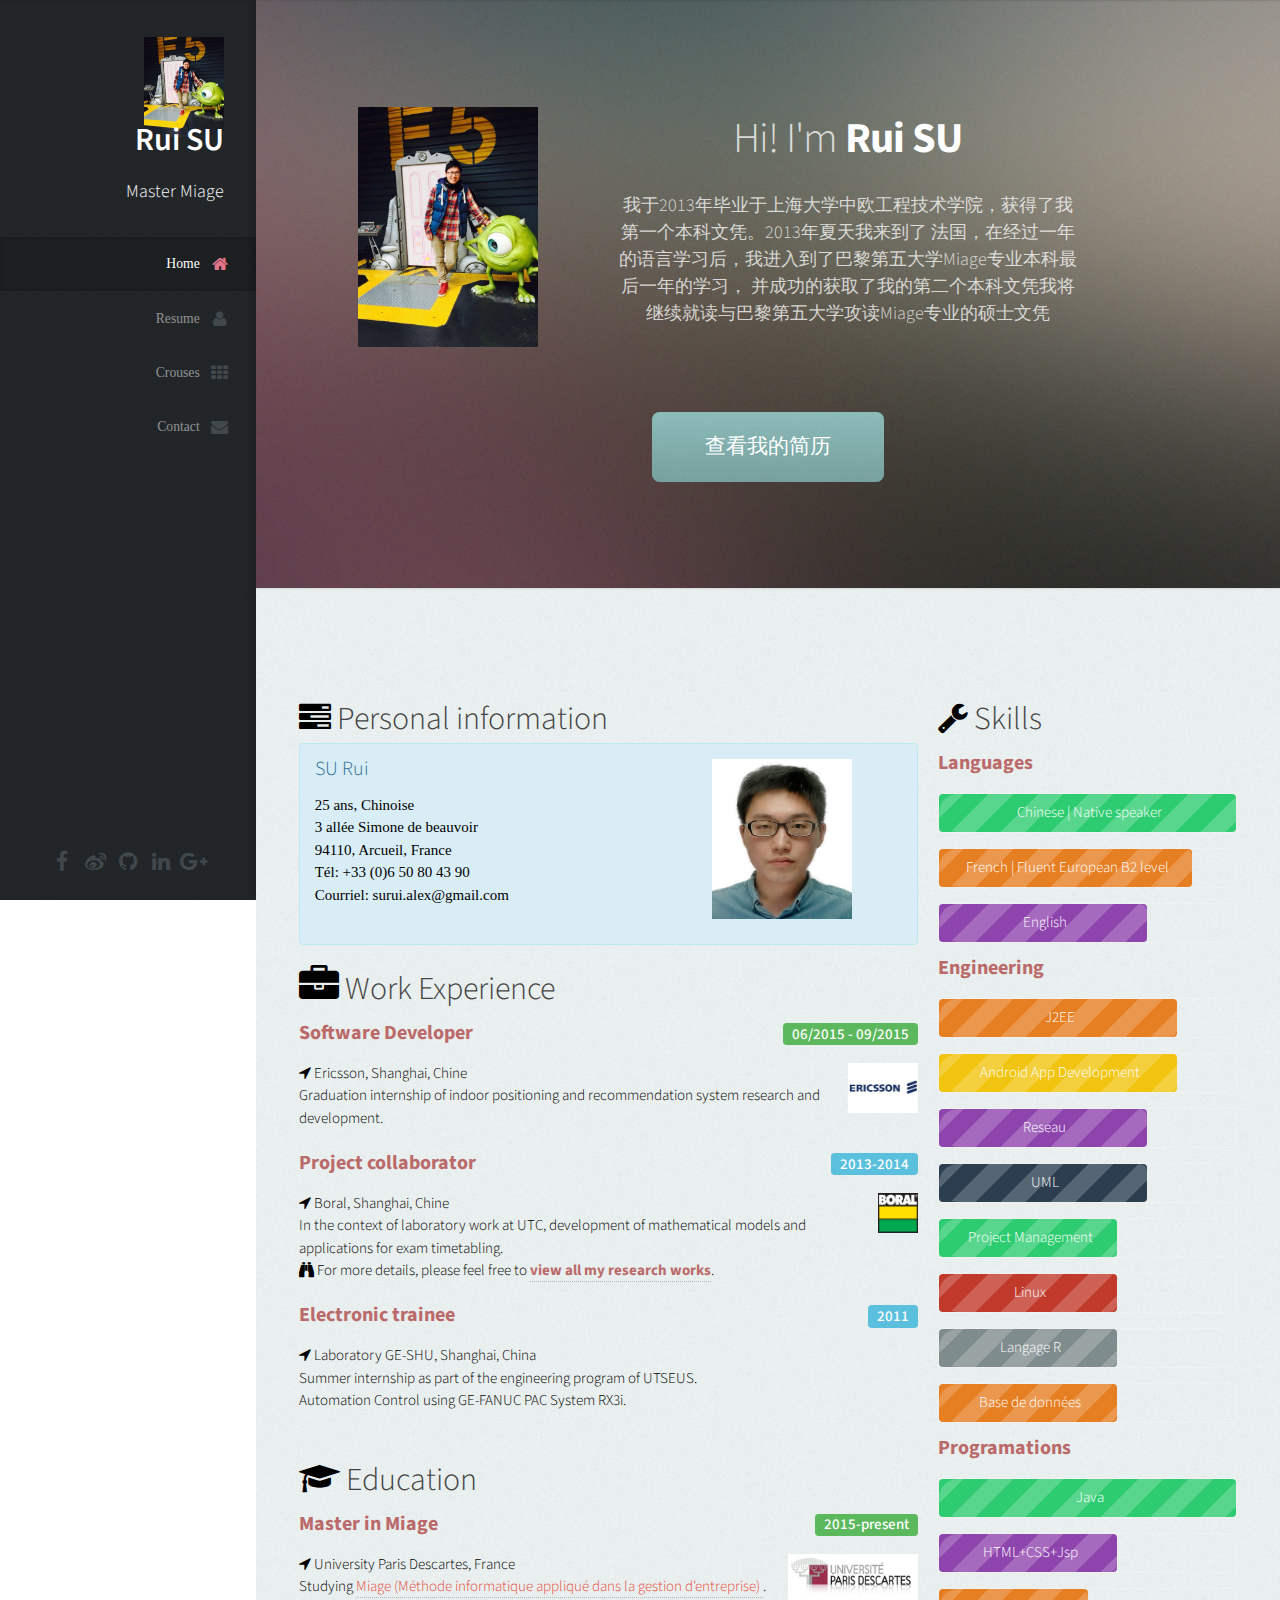
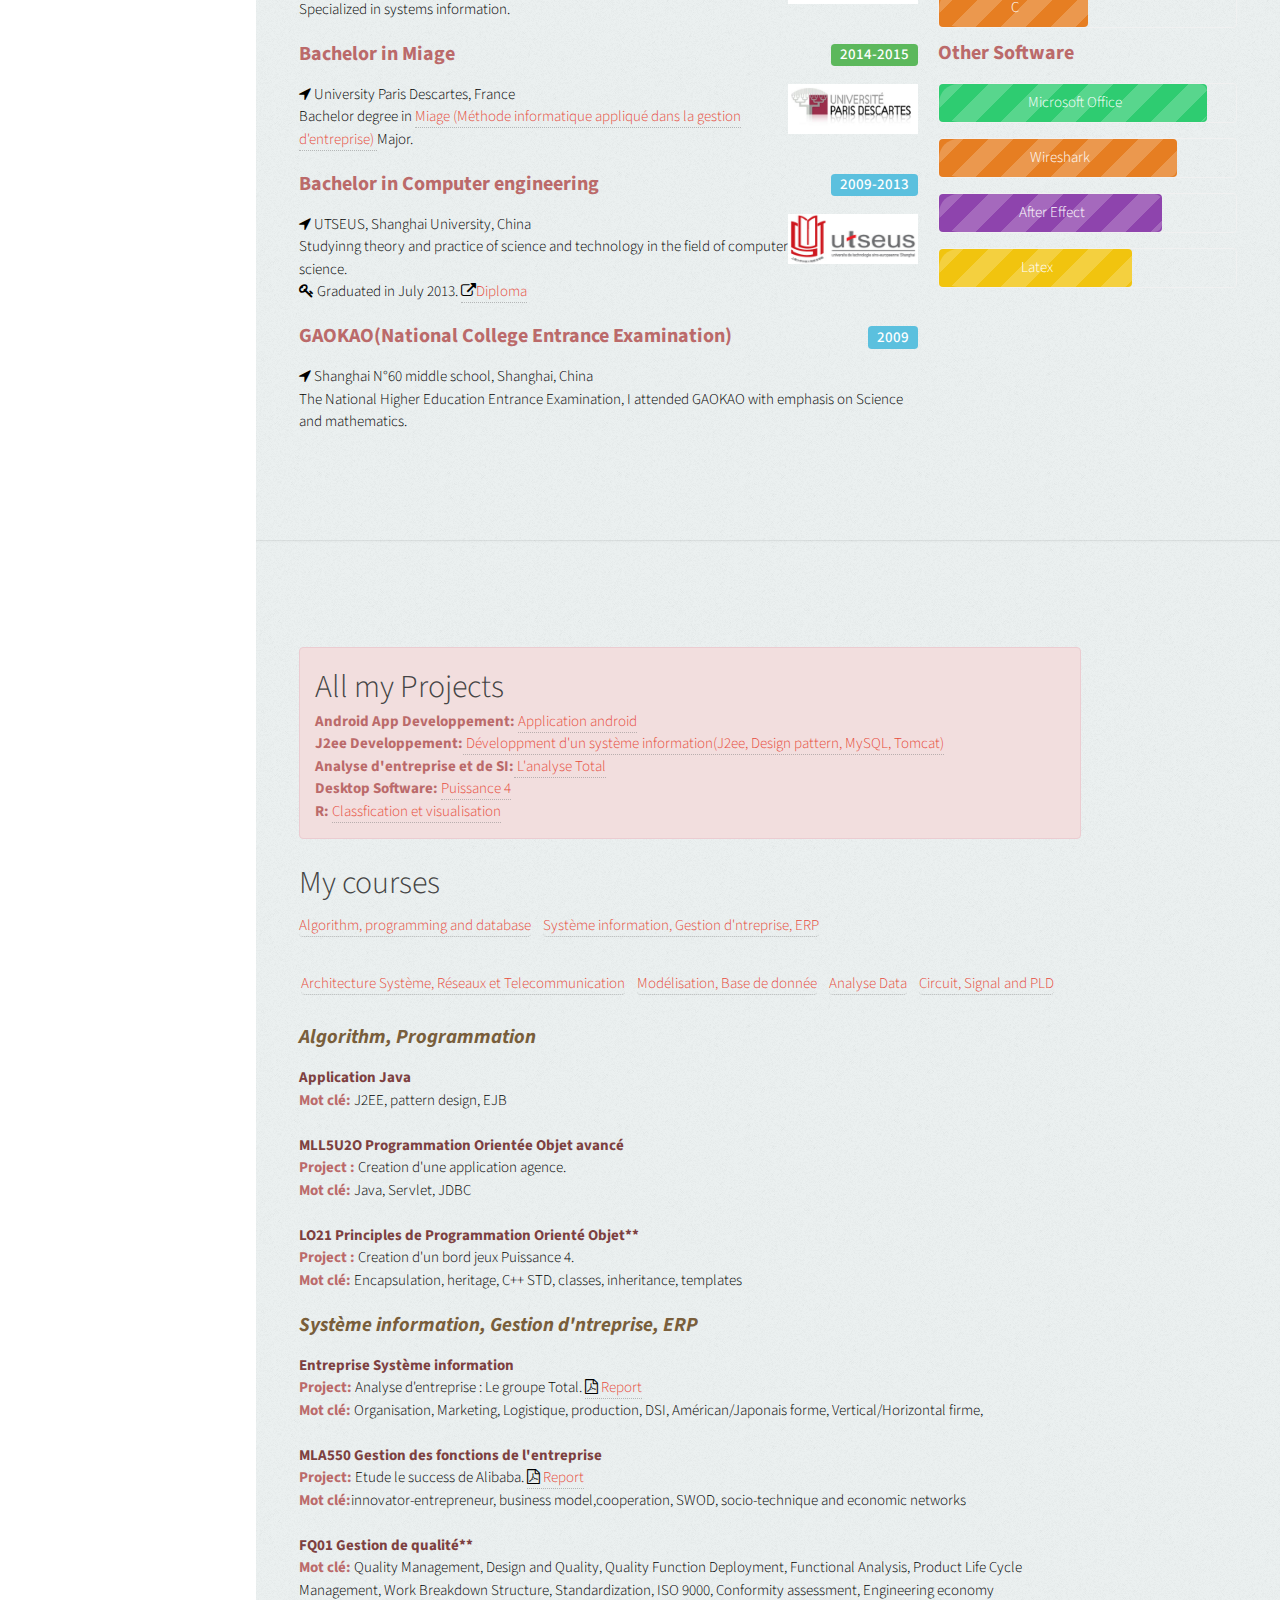
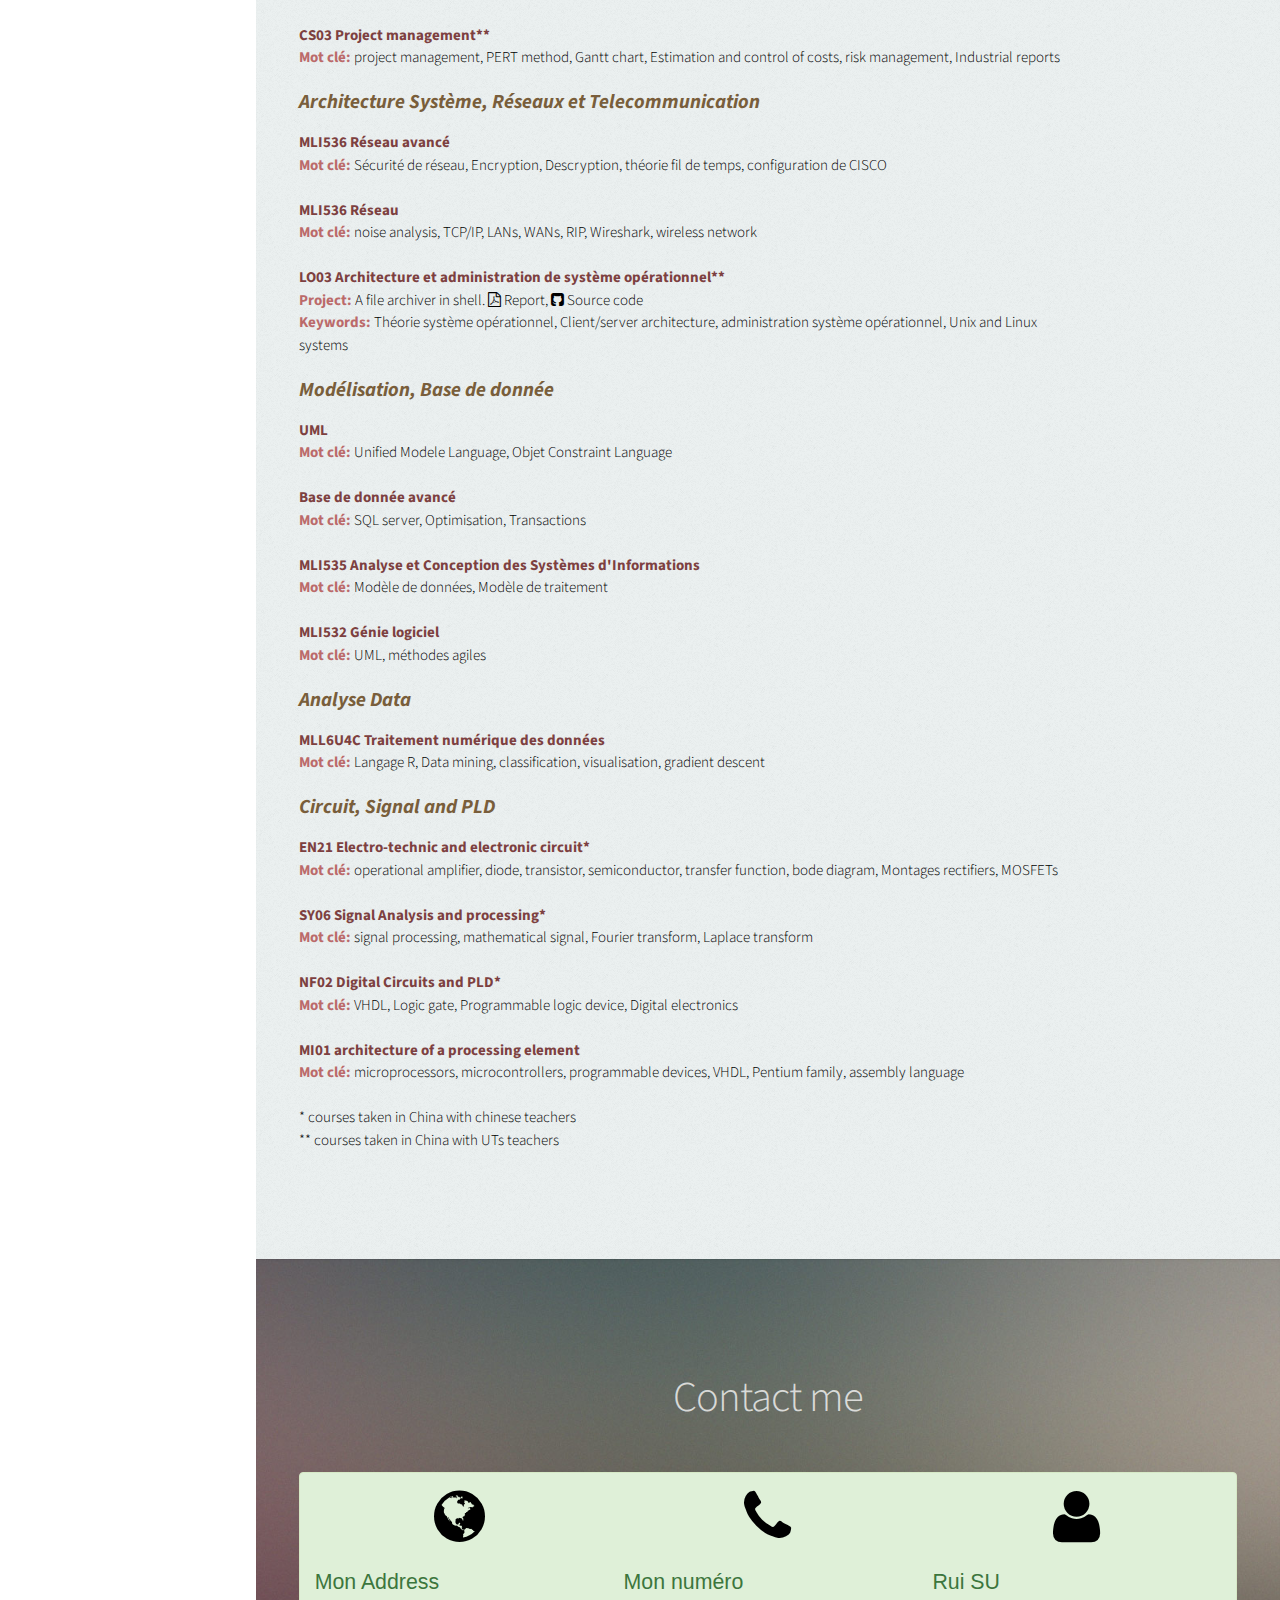
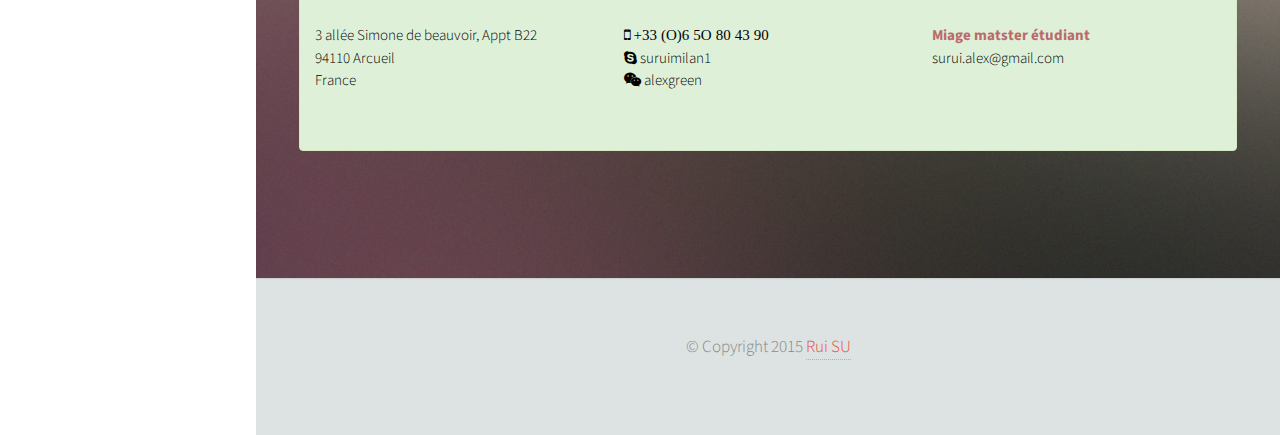
<file: index.html>
<!DOCTYPE HTML>
<!--
	Prologue by HTML5 UP
	html5up.net | @n33co
	Free for personal and commercial use under the CCA 3.0 license (html5up.net/license)
-->
<html>
	<head>
		<title>Rui SU - Software Engineer - Miagste</title>
		<meta charset="utf-8" />
		<meta name="viewport" content="width=device-width, initial-scale=1" />
<!-- 		<link href="//maxcdn.bootstrapcdn.com/bootstrap/3.2.0/css/bootstrap.min.css" rel="stylesheet">
  		<link href="//netdna.bootstrapcdn.com/font-awesome/4.2.0/css/font-awesome.min.css" rel="stylesheet"> -->
		<!--[if lte IE 8]><script src="assets/js/ie/html5shiv.js"></script><![endif]-->
		<link rel="stylesheet" href="assets/css/main.css" />
		<link rel="stylesheet" href="assets/css/font-awesome.min.css" />
		<link rel="stylesheet" href="assets/css/normalize.min.css">
		<!-- <link rel="stylesheet" href="assets/css/bootstrap.css"> -->
		<!--[if lte IE 8]><link rel="stylesheet" href="assets/css/ie8.css" /><![endif]-->
		<!--[if lte IE 9]><link rel="stylesheet" href="assets/css/ie9.css" /><![endif]-->
	</head>
	<body>

		<!-- Header -->
			<div id="header">

				<div class="top">

					<!-- Logo -->
						<div id="logo">
							<span class="image avatar48"><img src="images/avatar.jpg" alt=""></span>
							<h1 id="title">Rui SU</h1>
							<h6 >Master Miage</h6>
						</div>

					<!-- Nav -->
						<nav id="nav">
							<!--

								Prologue's nav expects links in one of two formats:

								1. Hash link (scrolls to a different section within the page)

								   <li><a href="#foobar" id="foobar-link" class="icon fa-whatever-icon-you-want skel-layers-ignoreHref"><span class="label">Foobar</span></a></li>

								2. Standard link (sends the user to another page/site)

								   <li><a href="http://foobar.tld" id="foobar-link" class="icon fa-whatever-icon-you-want"><span class="label">Foobar</span></a></li>

							-->
							<ul>
								<li><a href="#top" id="top-link" class="skel-layers-ignoreHref"><span class="icon fa-home">Home</span></a></li>
								<li><a href="#portfolio" id="portfolio-link" class="skel-layers-ignoreHref"><span class="icon fa-user">Resume</span></a></li>
								<li><a href="#about" id="about-link" class="skel-layers-ignoreHref"><span class="icon fa-th">Crouses</span></a></li>
								<li><a href="#contact" id="contact-link" class="skel-layers-ignoreHref"><span class="icon fa-envelope">Contact</span></a></li>
							</ul>
						</nav>

				</div>

				<div class="bottom">

					<!-- Social Icons -->
						<ul class="icons">
							<li><a href="https://www.facebook.com/surui.alex" class="icon fa-facebook"><span class="label">Facebook</span></a></li>
							<li><a href="http://www.weibo.com/2672929464" class="icon fa-weibo"><span class="label">Weibo</span></a></li>
							<li><a href="#" class="icon fa-github"><span class="label">Github</span></a></li>
							<li><a href="https://www.linkedin.com/in/rui-su-775880b7" class="icon fa-linkedin"><span class="label">Linkedin</span></a></li>
							<li><a href="https://plus.google.com/u/0/110440576837025942638" class="icon fa-google-plus"><span class="label">Google+</span></a></li>
						</ul>

				</div>

			</div>

		<!-- Main -->
			<div id="main">

				<!-- Intro -->
					<section id="top" class="one dark cover">
						<div class="container">
							<div class="row">
								<div class="4u 12u$(mobile) " >
									<img src="images/avatar.jpg" height="240" width="180">
								</div>
								<div class="6u 12u$(mobile) " >
									<header>
										<h2 class="alt">Hi! I'm <strong>Rui SU</strong></h2>
										<h5> 我于2013年毕业于上海大学中欧工程技术学院，获得了我第一个本科文凭。2013年夏天我来到了	  法国，在经过一年的语言学习后，我进入到了巴黎第五大学Miage专业本科最后一年的学习，		 并成功的获取了我的第二个本科文凭我将继续就读与巴黎第五大学攻读Miage专业的硕士文凭</h5>
										</header>
								</div>
							</div>
							<footer>
								<a href="#portfolio" class="button scrolly">查看我的简历</a>
							</footer>

						</div>
					</section>

				<!-- Profil -->
					<section id="portfolio" class="two" >
						<div class="container">

							<header>
								
							</header>

							<div class="row">
								<div class="8u 12u$(mobile)">
									<!-- <div class="7u 12u$(mobile)">
										<div class="alert alert-info fade in" role="alert">
                             				 <h4><i class="fa fa-download"></i> Download</h4>
                            				  <p>You can download my resume as PDF files.</p>
                               			 </div>
                               		</div> -->
                               		<h3>
										<i class="fa fa-tasks">
										</i>
										Personal information
									</h3>
									
									<div class="alert alert-info fade in" role="alert">
										<ul class="no-list work" >
											<li>
												<h4>SU Rui</strong> <img src="images/SM0446-1310030010.jpg" height="160" width="140" align="right" style="margin-right:50px"><br>
												<p class="info">25 ans, Chinoise<br>
												3 allée Simone de beauvoir<br>
												94110, Arcueil, France<br>
												Tél: +33 (0)6 50 80 43 90<br>
												Courriel: surui.alex@gmail.com</p></h4>	
											</li>
										</ul>
									</div>

									<h3>
										<i class="icon fa-briefcase">
										</i>
										Work Experience
									</h3>
									<ul class="no-list work">
		                                <li>
		                                    <h4>
		                                        <strong>Software Developer</strong>
		                                        <span class="label label-success">06/2015 - 09/2015</span>
		                                    </h4>
		                                    <p class="work"><i class="fa fa-location-arrow"></i> Ericsson, Shanghai, Chine <img src="images/ERICSSON.jpg" height="50" width="70" align="right"><br>

		                                      Graduation internship of indoor positioning and recommendation system research and development.
		                                    </p>
		                                </li>
		                                <li>
		                                    <h4>
		                                        <strong>Project collaborator</strong>
		                                        <span class="label label-info">2013-2014</span>
		                                    </h4>
		                                    <p class="work"><i class="fa fa-location-arrow"></i> Boral, Shanghai, Chine <img src="images/boralr.jpg" height="40" width="40" align="right"><br>
		                                      In the context of laboratory work at UTC, development of mathematical models and applications for exam timetabling.
		                                    <br><i class="fa fa-binoculars"></i> For more details, please feel free to <a href="#research"><b> view all my research works</b></a>.
		                                    </p>
		                                </li>

		                                <li>
		                                    <h4>
		                                        <strong>Electronic trainee</strong>
		                                       <span class="label label-info">2011</span>
		                                    </h4>
		                                    <p class="work"><i class="fa fa-location-arrow"></i> Laboratory GE-SHU, Shanghai, China<br>
		                                        Summer internship as part of the engineering program of UTSEUS. <br>Automation Control using GE-FANUC PAC System RX3i.
		                                    </p>
		                                </li>
	                            	</ul>
	                            	<h3>
                                		<i class="fa fa-graduation-cap">
                                			
                                		</i> Education
                           			</h3>
	                            	 <ul class="no-list work">
			                                <li>
			                                    <h4>
			                                        <strong>Master in Miage</strong>
			                                        <span class="label label-success">2015-present</span>
			                                    </h4>
			                                    <p class="work"><i class="fa fa-location-arrow"></i> University Paris Descartes, France <img src="images/DESCARTES.jpg" height="50" width="130" align="right"><br>
			                                        Studying <a href="http://www.math-info.univ-paris5.fr/index.php/fr/Formations/Master-MIAGE">Miage (Méthode informatique appliqué dans la gestion d'entreprise) </a>. Specialized in systems information.
			                                    </p>
			                                </li>
			                                <li>
			                                    <h4>
			                                        <strong>Bachelor in Miage</strong>
			                                        <span class="label label-success">2014-2015</span>
			                                    </h4>
			                                    <p class="work"><i class="fa fa-location-arrow"></i> University Paris Descartes, France <img src="images/DESCARTES.jpg" height="50" width="130" align="right"><br>
			                                        Bachelor degree in <a href="http://www.math-info.univ-paris5.fr/index.php/fr/Formations/Master-MIAGE">Miage (Méthode informatique appliqué dans la gestion d'entreprise) </a> Major.
			                                    </p>
			                                </li>
			                                <li>
			                                    <h4>
			                                        <strong>Bachelor in Computer engineering</strong>
			                                        <span class="label label-info">2009-2013</span>
			                                    </h4>
			                                    <p class="work"><i class="fa fa-location-arrow"></i> UTSEUS, Shanghai University, China <img src="images/Utseus_logo.jpg" height="50" width="130" align="right"><br>
			                                        Studyinng theory and practice of science and technology in the field of computer science.<br>
			                                        <i class="fa fa-key"></i> Graduated in July 2013. <a href="http://www.chsi.com.cn/xlcx/bg.do?vcode=041656300901&amp;ln=en&amp;lang=EN"><i class="fa fa-external-link"></i>Diploma</a>
			                                      
			                                    </p>
			                                </li>
			                                <li>
			                                    <h4>
			                                        <strong>GAOKAO(National College Entrance Examination)</strong>
			                                        <span class="label label-info">2009</span>
			                                    </h4>
			                                    <p class="work"><i class="fa fa-location-arrow"></i> Shanghai N°60 middle school, Shanghai, China<br>
			                                        The National Higher Education Entrance Examination, I attended GAOKAO with emphasis on Science and mathematics.
			                                    </p>
			                                </li>
                            		</ul>
								</div>
								<div class="4u 12u$(mobile)">
									<div class="sidebar">
                                		<h3>
                                  		  <i class="fa fa-wrench"></i> Skills
                               			 </h3>
                                		<h4>
                                    		<strong>Languages</strong>
                                		</h4>
                                		<div class="meter emerald">
                                    		<span style="width: 100%">
                                    		<span>Chinese | Native speaker</span>
                                    		</span>
                                		</div>
                                		<div class="meter carrot">
                                   			<span style="width: 85%"><span>French | Fluent European B2 level</span></span>
                                		</div>
                                		<div class="meter wisteria">
                                    		<span style="width: 70%"><span>English </span></span>
                                		</div>
                                		<div class="break"></div>
                                		<h4>
                                   			 <strong>Engineering</strong>
                                		</h4>
                                		<div class="meter carrot">
                                    		<span style="width: 80%"><span>J2EE</span></span>
                                		</div>
                                		<div class="meter sunflower">
                                    		<span style="width: 80%"><span>Android App Development</span></span>
                                		</div>
                                		<div class="meter wisteria">
                                    		<span style="width: 70%"><span>Reseau</span></span>
                                		</div>
                                		<div class="meter midnight">
                                			<span style="width: 70%"><span>UML</span></span>
                                		</div>
                                		<div class="meter emerald">
                                   			 <span style="width: 60%"><span>Project Management</span></span>
                                		</div>
                                		<div class="meter pomengrate">
                                    		<span style="width: 60%"><span>Linux</span></span>
                                		</div>
                                		<div class="meter asbestos">
                                    		<span style="width: 60%"><span>Langage R</span></span>
                                		</div>
                                		<div class="meter carrot">
                                    		<span style="width: 60%"><span>Base de données</span></span>
                                		</div>
                                		
                                		<div class="break"></div>
                                		<h4>
                                    		<strong>Programations</strong>
                                		</h4>
                                		<div class="meter emerald">
                                    		<span style="width: 100%"><span>Java</span></span>
                                		</div>
                                		<div class="meter wisteria">
                                    		<span style="width: 60%"><span>HTML+CSS+Jsp</span></span>
                                		</div>
                                		<div class="meter carrot">
                                    		<span style="width: 50%"><span>C</span></span>
                                		</div>
                                		
                                		<!-- <div class="meter sunflower">
                                    		<span style="width: 75%"><span>PHP</span></span>
                                		</div> -->
                                
                                		<h4>
                                    		<strong>Other Software</strong>
                                		</h4>
                                		<div class="meter emerald">
                                    		<span style="width: 90%"><span>Microsoft Office</span></span>
                                		</div>
                                		<div class="meter carrot">
                                    		<span style="width: 80%"><span>Wireshark</span></span>
                                		</div>
                                		<div class="meter wisteria">
                                    		<span style="width: 75%"><span>After Effect</span></span>
                                		</div>
                                		<div class="meter sunflower">
                                    		<span style="width: 65%"><span>Latex</span></span>
                                		</div>
								</div>
							
							</div>

						</div>
					</section>

				<!-- My crouse -->
					<section id="about" class="three">
						<div class="container">

							<header>
								
							</header>
							<div class="10u 12u$(mobile)">
									
								
			                      <div class="break"></div>
			                      <div class="alert alert-danger fade in" role="alert">
			                          <h3>All my Projects</h3>
			                              <p><strong>Android App Developpement:</strong> <a href="https://drive.google.com/open?id=0B1mAk2iX9w7KMnNSeWpQc0J6aDQ"> Application android </a>
			                              <br><strong lang="">J2ee Developpement:</strong><a href="#"> Développment d'un système information(J2ee, Design pattern, MySQL, Tomcat)</a>
			                              <br><strong lang="">Analyse d'entreprise et de SI:</strong><a href="#"> L'analyse Total</a>
			                              <br><strong lang="">Desktop Software:</strong>  <a href="https://github.com/hukewei/jeu-de-5">Puissance 4</a>
			                              <br><strong lang="">R:</strong> <a href="./v1/upload/nf17_rapport.pdf">Classfication et visualisation</a></p>
			                      </div>
			                      <div class="break"></div>
			                      
			                      <div class="g3" id="course">
			                        <h3>My courses</h3>
				                   		
				                   	
					                   	<ul class="nav nav-pills">
				                          <li><a href="#algorithm" class="scroll-link" data-id="algorithm">Algorithm, programming and database</a></li>
				                          <li><a href="#management" class="scroll-link" data-id="management">Système information, Gestion d'ntreprise, ERP</a></li>
				                          <li><a href="#network" class="scroll-link" data-id="network">Architecture Système, Réseaux et Telecommunication</a></li>
				                          <li><a href="#uml" class="scroll-link" data-id="uml">Modélisation, Base de donnée</a></li>
				                          <li><a href="#statistics" class="scroll-link" data-id="statistics">Analyse Data</a></li>
				                          <li><a href="#circuit" class="scroll-link" data-id="circuit">Circuit, Signal and PLD</a></li>
  
			                       		</ul>

			                       	 	<div class="break"></div>

				                        <ul class="no-list work">
				                          <li style="margin-top:120px;">
				                            <div id="algorithm">
				                              <h4> <strong class="type">Algorithm, Programmation</strong></h4>
				                              <p><strong class="course" >Application Java</strong><br>
											  <b class="keywords">Mot clé:</b> <i> J2EE, pattern design, EJB</i><br> </p>

				                              <p> <strong class="course">MLL5U2O Programmation Orientée Objet avancé</strong><br>
				                              <b>Project :</b> Creation d'une application agence. <br>
				                              <b class="keywords">Mot clé:</b> <i> Java, Servlet, JDBC</i><br> </p>
											  
											  <p><strong class="course">LO21 Principles de Programmation Orienté Objet**</strong><br>
					                          <b>Project :</b> Creation d'un bord jeux Puissance 4. <br>
					                          <b class="keywords">Mot clé:</b> <i> Encapsulation, heritage, C++ STD, classes, inheritance, templates</i><br></p>
				                            </div>
				                          </li>
				                             <li>
				                            <div id="management">
				                              <h4> <strong class="type">Système information, Gestion d'ntreprise, ERP</strong></h4>
				                              <p> <strong class="course">Entreprise Système information</strong><br>
				                              <b>Project: </b> Analyse d'entreprise : Le groupe Total. <a href="attachments/projects/GE15/GE15_rapport.pdf"><i class="fa fa-file-pdf-o"></i> Report</a><br>
				                              <b class="keywords">Mot clé:</b> <i>Organisation, Marketing, Logistique, production, DSI, Américan/Japonais forme, Vertical/Horizontal firme,</i></p>

				                              <p> <strong class="course">MLA550 Gestion des fonctions de l'entreprise</strong><br>
				                              <b>Project: </b> Etude le success de Alibaba. <a href="attachments/projects/GE21/GE21_rapport.pdf"><i class="fa fa-file-pdf-o"></i> Report</a><br>
				                              <b class="keywords">Mot clé:</b><i>innovator-entrepreneur, business model,cooperation, SWOD, socio-technique and economic networks</i></p>

				                              <p> <strong class="course">FQ01 Gestion de qualité**</strong><br>
				                              <b class="keywords">Mot clé:</b> <i>Quality Management, Design and Quality, Quality Function Deployment, Functional Analysis, Product Life Cycle Management, Work Breakdown Structure, Standardization, ISO 9000, Conformity assessment, Engineering economy</i></p>

				                              <p> <strong class="course">CS03 Project management**</strong><br>
				                              <b class="keywords">Mot clé:</b> <i>project management, PERT method, Gantt chart, Estimation and control of costs, risk management, Industrial reports</i></p>
				                            </div>
				                          </li>
				                          <li>
				                            <div id="network">
				                              <h4> <strong class="type">Architecture Système, Réseaux et Telecommunication</strong></h4>
				                              <p><strong class="course" >MLI536 Réseau avancé</strong><br>
											  <b class="keywords">Mot clé:</b> <i>Sécurité de réseau, Encryption, Descryption, théorie fil de temps, configuration de CISCO</i><br> </p>

				                              <p><strong class="course" >MLI536 Réseau</strong><br>
											  <b class="keywords">Mot clé:</b> <i>noise analysis, TCP/IP, LANs, WANs, RIP, Wireshark, wireless network</i><br> </p>

				                              <p><strong class="course" >LO03  Architecture et administration de système opérationnel**</strong><br>
				                              <b>Project:</b> A file archiver in shell. <i class="fa fa-file-pdf-o"></i> Report</a>, <i class="fa fa-github-square"></i> Source code</a><br>
				                              <b>Keywords:</b> <i>Théorie système opérationnel, Client/server architecture, administration système opérationnel, Unix and Linux systems</i></p>

				                              
				                            </div>
				                          </li>
										  <li>
										  	 <div class="uml"> 
												 <h4> <strong class="type">Modélisation, Base de donnée</strong></h4>
												 <p><strong class="course" >UML</strong><br>
											  	 <b class="keywords">Mot clé:</b> <i>Unified Modele Language, Objet Constraint Language</i><br> </p>

												 <p><strong class="course" >Base de donnée avancé</strong><br>
											  	 <b class="keywords">Mot clé:</b> <i>SQL server, Optimisation, Transactions</i><br> </p>

											  	 <p><strong class="course" >MLI535 Analyse et Conception des Systèmes d'Informations</strong><br>
											  	 <b class="keywords">Mot clé:</b> <i>Modèle de données, Modèle de traitement</i><br> </p>

											  	 <p><strong class="course" >MLI532 Génie logiciel </strong><br>
											  	 <b class="keywords">Mot clé:</b> <i>UML, méthodes agiles</i><br> </p>

										  	 </div>

										  </li>

				                          <li>
				                            <div id="statistics">
				                              <h4> <strong class="type">Analyse Data </strong></h4>
				                              <p><strong class="course" >MLL6U4C  Traitement numérique des données </strong><br>
				                              <b class="keywords"> Mot clé:</b> <i>Langage R, Data mining, classification, visualisation, gradient descent</i></p>				                              
				                            </div>
			                         	 </li>
				                          <li>
				                            <div id="circuit">
				                              <h4> <strong class="type">Circuit, Signal and PLD</strong></h4>
				                              <p><strong class="course" >EN21 Electro-technic and electronic circuit*</strong><br>
				                              <b class="keywords">Mot clé:</b> <i>operational amplifier, diode, transistor, semiconductor, transfer function, bode diagram, Montages rectifiers, MOSFETs</i></p>
				                              <p><strong class="course" >SY06 Signal Analysis and processing*</strong><br>
				                              <b class="keywords">Mot clé:</b> <i>signal processing, mathematical signal, Fourier transform, Laplace transform</i></p>
				                              <p><strong class="course" >NF02 Digital Circuits and PLD*</strong><br>
				                              <b class="keywords">Mot clé:</b> <i>VHDL, Logic gate, Programmable logic device, Digital electronics</i></p>
				                              <p><strong class="course" >MI01 architecture of a processing element</strong><br>
				                              <b class="keywords">Mot clé:</b> <i>microprocessors, microcontrollers, programmable devices, VHDL, Pentium family, assembly language</i></p>
				                            </div>
				                          </li>
			                       
				                          <li>
					                          <div id="explain">
					                            <p>* courses taken in China with chinese teachers<br>
					                              ** courses taken in China with UTs teachers</p>
					                          </div>
				                          </li>
                        </ul>
                      </div>
                     
                      </section>
						
					

				<!-- Contact -->
					<section id="contact" class="one dark cover">
						<div class="container">

							<header>
								<h2>Contact me</h2>
							</header>
							<div class="alert alert-success fade in" role="alert">
								<div class="row">
								<div class="4u 12u$(mobile)">
									<div class="sny-icon">
                              			<i class="fa fa-globe"></i>
                            		</div>
                            		<div class="sny-fa fa-content">
                              			<h4 class="contact">Mon Address</h4>
                              			<p>3 allée Simone de beauvoir, Appt B22<br> 94110 Arcueil<br>France</p>
                           			 </div>
								</div>
								<div class="4u 12u$(mobile)">
									<div class="sny-icon">
                             			 <i class="fa fa-phone"></i>
                            		</div>
                            		<div class="sny-fa fa-content">
                              			<h4 class="contact">Mon numéro</h4>
                              			<p><i class="fa fa-mobile"> +33 (O)6 5O 80 43 90</i>
                              			<br><i class="fa fa-skype"></i> suruimilan1
                              			<br><i class="fa fa-weixin"></i> alexgreen
                           			 </div>
								</div>
								<div class="4u 12u$(mobile)">
									<div class="sny-icon">
                              			<i class="fa fa-user"></i>
                            		</div>
                            		<div class="sny-fa fa-content">
                              			<h4 class="contact">Rui SU</h4>
                              			<p><b>Miage matster étudiant</b>
                                		<br>surui.alex@gmail.com
                                		
                           			 </div>
								</div></p></div>
							</div>

						</div>
					</section>

			</div>

		<!-- Footer -->
			<div id="footer">

				<!-- Copyright -->
					<ul class="copyright">
						<li>&copy; Copyright 2015 <a href="https://www.facebook.com/surui.alex"> Rui SU</a></li>
					</ul>

			</div>

		<!-- Scripts -->
			<script src="assets/js/jquery.min.js"></script>
			<script src="assets/js/jquery.scrolly.min.js"></script>
			<script src="assets/js/jquery.scrollzer.min.js"></script>
			<script src="assets/js/skel.min.js"></script>
			<script src="assets/js/util.js"></script>
			<!--[if lte IE 8]><script src="assets/js/ie/respond.min.js"></script><![endif]-->
			<script src="assets/js/main.js"></script>

	</body>
</html>
</file>
<file: assets/css/ie8.css>
/*
	Prologue by HTML5 UP
	html5up.net | @n33co
	Free for personal and commercial use under the CCA 3.0 license (html5up.net/license)
*/

/* Section/Article */

	section > .last-child, section.last-child, article > .last-child, article.last-child {
		margin-bottom: 0;
	}

/* Form */

	form input[type="text"],
	form input[type="email"],
	form input[type="password"],
	form select,
	form textarea {
		-ms-behavior: url("assets/js/ie/PIE.htc");
	}

/* Button */

	input[type="button"],
	input[type="submit"],
	input[type="reset"],
	button,
	.button {
		-ms-behavior: url("assets/js/ie/PIE.htc");
	}

/* Header */

	#nav ul li a {
		color: #888;
	}

		#nav ul li a.active {
			background: #1C2022;
		}

	#headerToggle .toggle {
		background-color: #888;
	}

/* Main */

	#main > section.cover {
		background-position: auto;
		-ms-behavior: url("assets/js/ie/backgroundsize.min.htc");
	}
</file>
<file: assets/css/ie9.css>
/*
	Prologue by HTML5 UP
	html5up.net | @n33co
	Free for personal and commercial use under the CCA 3.0 license (html5up.net/license)
*/

/* Button */

	input[type="button"],
	input[type="submit"],
	input[type="reset"],
	button,
	.button {
		background-image: url("images/ie/grad0-15.svg");
	}
</file>
<file: assets/css/main.css>
@import url("font-awesome.min.css");
@import url("http://fonts.googleapis.com/css?family=Source+Sans+Pro:300,300italic,400,600");

/*
	Prologue by HTML5 UP
	html5up.net | @n33co
	Free for personal and commercial use under the CCA 3.0 license (html5up.net/license)
*/

/* Reset */

	html, body, div, span, applet, object, iframe, h1, h2, h3, h4, h5, h6, p, blockquote, pre, a, abbr, acronym, address, big, cite, code, del, dfn, em, img, ins, kbd, q, s, samp, small, strike, strong, sub, sup, tt, var, b, u, i, center, dl, dt, dd, ol, ul, li, fieldset, form, label, legend, table, caption, tbody, tfoot, thead, tr, th, td, article, aside, canvas, details, embed, figure, figcaption, footer, header, hgroup, menu, nav, output, ruby, section, summary, time, mark, audio, video {
		margin: 0;
		padding: 0;
		border: 0;
		font-size: 100%;
		font: inherit;
		vertical-align: baseline;
	}


	article, aside, details, figcaption, figure, footer, header, hgroup, menu, nav, section {
		display: block;
	}

	body {
		line-height: 1;
		min-height: 100%;
	}

	ol, ul {
		list-style: none;
	}

	blockquote, q {
		quotes: none;
	}

	blockquote:before, blockquote:after, q:before, q:after {
		content: '';
		content: none;
	}

	table {
		border-collapse: collapse;
		border-spacing: 0;
	}

	body {
		-webkit-text-size-adjust: none;
	}

/* Box Model */

	*, *:before, *:after {
		-moz-box-sizing: border-box;
		-webkit-box-sizing: border-box;
		box-sizing: border-box;
	}

/* Containers */

	.container {
		margin-left: auto;
		margin-right: auto;
	}

	.container.\31 25\25 {
		width: 100%;
		max-width: 1750px;
		min-width: 1400px;
	}

	.container.\37 5\25 {
		width: 1050px;
	}

	.container.\35 0\25 {
		width: 700px;
	}

	.container.\32 5\25 {
		width: 350px;
	}

	.container {
		width: 1400px;
	}

	@media screen and (min-width: 961px) and (max-width: 1880px) {

		.container.\31 25\25 {
			width: 100%;
			max-width: 1500px;
			min-width: 1200px;
		}

		.container.\37 5\25 {
			width: 900px;
		}

		.container.\35 0\25 {
			width: 600px;
		}

		.container.\32 5\25 {
			width: 300px;
		}

		.container {
			width: 1200px;
		}

	}

	@media screen and (min-width: 961px) and (max-width: 1620px) {

		.container.\31 25\25 {
			width: 100%;
			max-width: 1200px;
			min-width: 960px;
		}

		.container.\37 5\25 {
			width: 720px;
		}

		.container.\35 0\25 {
			width: 480px;
		}

		.container.\32 5\25 {
			width: 240px;
		}

		.container {
			width: 960px;
		}

	}

	@media screen and (min-width: 961px) and (max-width: 1320px) {

		.container.\31 25\25 {
			width: 100%;
			max-width: 125%;
			min-width: 100%;
		}

		.container.\37 5\25 {
			width: 75%;
		}

		.container.\35 0\25 {
			width: 50%;
		}

		.container.\32 5\25 {
			width: 25%;
		}

		.container {
			width: 100%;
		}

	}

	@media screen and (max-width: 960px) {

		.container.\31 25\25 {
			width: 100%;
			max-width: 125%;
			min-width: 100%;
		}

		.container.\37 5\25 {
			width: 75%;
		}

		.container.\35 0\25 {
			width: 50%;
		}

		.container.\32 5\25 {
			width: 25%;
		}

		.container {
			width: 100%;
		}

	}

	@media screen and (max-width: 736px) {

		.container.\31 25\25 {
			width: 100%;
			max-width: 125%;
			min-width: 100%;
		}

		.container.\37 5\25 {
			width: 75%;
		}

		.container.\35 0\25 {
			width: 50%;
		}

		.container.\32 5\25 {
			width: 25%;
		}

		.container {
			width: 100% !important;
		}

	}

/* Grid */

	.row {
		border-bottom: solid 1px transparent;
		-moz-box-sizing: border-box;
		-webkit-box-sizing: border-box;
		box-sizing: border-box;
	}

	.row > * {
		float: left;
		-moz-box-sizing: border-box;
		-webkit-box-sizing: border-box;
		box-sizing: border-box;
	}

	.row:after, .row:before {
		content: '';
		display: block;
		clear: both;
		height: 0;
	}

	.row.uniform > * > :first-child {
		margin-top: 0;
	}

	.row.uniform > * > :last-child {
		margin-bottom: 0;
	}

	.row.\30 \25 > * {
		padding: 0px 0 0 0px;
	}

	.row.\30 \25 {
		margin: 0px 0 -1px 0px;
	}

	.row.uniform.\30 \25 > * {
		padding: 0px 0 0 0px;
	}

	.row.uniform.\30 \25 {
		margin: 0px 0 -1px 0px;
	}

	.row > * {
		padding: 40px 0 0 40px;
	}

	.row {
		margin: -40px 0 -1px -40px;
	}

	.row.uniform > * {
		padding: 40px 0 0 40px;
	}

	.row.uniform {
		margin: -40px 0 -1px -40px;
	}

	.row.\32 00\25 > * {
		padding: 80px 0 0 80px;
	}

	.row.\32 00\25 {
		margin: -80px 0 -1px -80px;
	}

	.row.uniform.\32 00\25 > * {
		padding: 80px 0 0 80px;
	}

	.row.uniform.\32 00\25 {
		margin: -80px 0 -1px -80px;
	}

	.row.\31 50\25 > * {
		padding: 60px 0 0 60px;
	}

	.row.\31 50\25 {
		margin: -60px 0 -1px -60px;
	}

	.row.uniform.\31 50\25 > * {
		padding: 60px 0 0 60px;
	}

	.row.uniform.\31 50\25 {
		margin: -60px 0 -1px -60px;
	}

	.row.\35 0\25 > * {
		padding: 20px 0 0 20px;
	}

	.row.\35 0\25 {
		margin: -20px 0 -1px -20px;
	}

	.row.uniform.\35 0\25 > * {
		padding: 20px 0 0 20px;
	}

	.row.uniform.\35 0\25 {
		margin: -20px 0 -1px -20px;
	}

	.row.\32 5\25 > * {
		padding: 10px 0 0 10px;
	}

	.row.\32 5\25 {
		margin: -10px 0 -1px -10px;
	}

	.row.uniform.\32 5\25 > * {
		padding: 10px 0 0 10px;
	}

	.row.uniform.\32 5\25 {
		margin: -10px 0 -1px -10px;
	}

	.\31 2u, .\31 2u\24 {
		width: 100%;
		clear: none;
		margin-left: 0;
	}

	.\31 1u, .\31 1u\24 {
		width: 91.6666666667%;
		clear: none;
		margin-left: 0;
	}

	.\31 0u, .\31 0u\24 {
		width: 83.3333333333%;
		clear: none;
		margin-left: 0;
	}

	.\39 u, .\39 u\24 {
		width: 75%;
		clear: none;
		margin-left: 0;
	}

	.\38 u, .\38 u\24 {
		width: 66.6666666667%;
		clear: none;
		margin-left: 0;
	}

	.\37 u, .\37 u\24 {
		width: 58.3333333333%;
		clear: none;
		margin-left: 0;
	}

	.\36 u, .\36 u\24 {
		width: 50%;
		clear: none;
		margin-left: 0;
	}

	.\35 u, .\35 u\24 {
		width: 41.6666666667%;
		clear: none;
		margin-left: 0;
	}

	.\34 u, .\34 u\24 {
		width: 33.3333333333%;
		clear: none;
		margin-left: 0;
	}

	.\33 u, .\33 u\24 {
		width: 25%;
		clear: none;
		margin-left: 0;
	}

	.\32 u, .\32 u\24 {
		width: 16.6666666667%;
		clear: none;
		margin-left: 0;
	}

	.\31 u, .\31 u\24 {
		width: 8.3333333333%;
		clear: none;
		margin-left: 0;
	}

	.\31 2u\24 + *,
	.\31 1u\24 + *,
	.\31 0u\24 + *,
	.\39 u\24 + *,
	.\38 u\24 + *,
	.\37 u\24 + *,
	.\36 u\24 + *,
	.\35 u\24 + *,
	.\34 u\24 + *,
	.\33 u\24 + *,
	.\32 u\24 + *,
	.\31 u\24 + * {
		clear: left;
	}

	.\-11u {
		margin-left: 91.66667%;
	}

	.\-10u {
		margin-left: 83.33333%;
	}

	.\-9u {
		margin-left: 75%;
	}

	.\-8u {
		margin-left: 66.66667%;
	}

	.\-7u {
		margin-left: 58.33333%;
	}

	.\-6u {
		margin-left: 50%;
	}

	.\-5u {
		margin-left: 41.66667%;
	}

	.\-4u {
		margin-left: 33.33333%;
	}

	.\-3u {
		margin-left: 25%;
	}

	.\-2u {
		margin-left: 16.66667%;
	}

	.\-1u {
		margin-left: 8.33333%;
	}

	@media screen and (min-width: 961px) and (max-width: 1880px) {

		.row > * {
			padding: 40px 0 0 40px;
		}

		.row {
			margin: -40px 0 -1px -40px;
		}

		.row.uniform > * {
			padding: 40px 0 0 40px;
		}

		.row.uniform {
			margin: -40px 0 -1px -40px;
		}

		.row.\32 00\25 > * {
			padding: 80px 0 0 80px;
		}

		.row.\32 00\25 {
			margin: -80px 0 -1px -80px;
		}

		.row.uniform.\32 00\25 > * {
			padding: 80px 0 0 80px;
		}

		.row.uniform.\32 00\25 {
			margin: -80px 0 -1px -80px;
		}

		.row.\31 50\25 > * {
			padding: 60px 0 0 60px;
		}

		.row.\31 50\25 {
			margin: -60px 0 -1px -60px;
		}

		.row.uniform.\31 50\25 > * {
			padding: 60px 0 0 60px;
		}

		.row.uniform.\31 50\25 {
			margin: -60px 0 -1px -60px;
		}

		.row.\35 0\25 > * {
			padding: 20px 0 0 20px;
		}

		.row.\35 0\25 {
			margin: -20px 0 -1px -20px;
		}

		.row.uniform.\35 0\25 > * {
			padding: 20px 0 0 20px;
		}

		.row.uniform.\35 0\25 {
			margin: -20px 0 -1px -20px;
		}

		.row.\32 5\25 > * {
			padding: 10px 0 0 10px;
		}

		.row.\32 5\25 {
			margin: -10px 0 -1px -10px;
		}

		.row.uniform.\32 5\25 > * {
			padding: 10px 0 0 10px;
		}

		.row.uniform.\32 5\25 {
			margin: -10px 0 -1px -10px;
		}

		.\31 2u\28wide\29, .\31 2u\24\28wide\29 {
			width: 100%;
			clear: none;
			margin-left: 0;
		}

		.\31 1u\28wide\29, .\31 1u\24\28wide\29 {
			width: 91.6666666667%;
			clear: none;
			margin-left: 0;
		}

		.\31 0u\28wide\29, .\31 0u\24\28wide\29 {
			width: 83.3333333333%;
			clear: none;
			margin-left: 0;
		}

		.\39 u\28wide\29, .\39 u\24\28wide\29 {
			width: 75%;
			clear: none;
			margin-left: 0;
		}

		.\38 u\28wide\29, .\38 u\24\28wide\29 {
			width: 66.6666666667%;
			clear: none;
			margin-left: 0;
		}

		.\37 u\28wide\29, .\37 u\24\28wide\29 {
			width: 58.3333333333%;
			clear: none;
			margin-left: 0;
		}

		.\36 u\28wide\29, .\36 u\24\28wide\29 {
			width: 50%;
			clear: none;
			margin-left: 0;
		}

		.\35 u\28wide\29, .\35 u\24\28wide\29 {
			width: 41.6666666667%;
			clear: none;
			margin-left: 0;
		}

		.\34 u\28wide\29, .\34 u\24\28wide\29 {
			width: 33.3333333333%;
			clear: none;
			margin-left: 0;
		}

		.\33 u\28wide\29, .\33 u\24\28wide\29 {
			width: 25%;
			clear: none;
			margin-left: 0;
		}

		.\32 u\28wide\29, .\32 u\24\28wide\29 {
			width: 16.6666666667%;
			clear: none;
			margin-left: 0;
		}

		.\31 u\28wide\29, .\31 u\24\28wide\29 {
			width: 8.3333333333%;
			clear: none;
			margin-left: 0;
		}

		.\31 2u\24\28wide\29 + *,
		.\31 1u\24\28wide\29 + *,
		.\31 0u\24\28wide\29 + *,
		.\39 u\24\28wide\29 + *,
		.\38 u\24\28wide\29 + *,
		.\37 u\24\28wide\29 + *,
		.\36 u\24\28wide\29 + *,
		.\35 u\24\28wide\29 + *,
		.\34 u\24\28wide\29 + *,
		.\33 u\24\28wide\29 + *,
		.\32 u\24\28wide\29 + *,
		.\31 u\24\28wide\29 + * {
			clear: left;
		}

		.\-11u\28wide\29 {
			margin-left: 91.66667%;
		}

		.\-10u\28wide\29 {
			margin-left: 83.33333%;
		}

		.\-9u\28wide\29 {
			margin-left: 75%;
		}

		.\-8u\28wide\29 {
			margin-left: 66.66667%;
		}

		.\-7u\28wide\29 {
			margin-left: 58.33333%;
		}

		.\-6u\28wide\29 {
			margin-left: 50%;
		}

		.\-5u\28wide\29 {
			margin-left: 41.66667%;
		}

		.\-4u\28wide\29 {
			margin-left: 33.33333%;
		}

		.\-3u\28wide\29 {
			margin-left: 25%;
		}

		.\-2u\28wide\29 {
			margin-left: 16.66667%;
		}

		.\-1u\28wide\29 {
			margin-left: 8.33333%;
		}

	}

	@media screen and (min-width: 961px) and (max-width: 1620px) {

		.row > * {
			padding: 40px 0 0 40px;
		}

		.row {
			margin: -40px 0 -1px -40px;
		}

		.row.uniform > * {
			padding: 40px 0 0 40px;
		}

		.row.uniform {
			margin: -40px 0 -1px -40px;
		}

		.row.\32 00\25 > * {
			padding: 80px 0 0 80px;
		}

		.row.\32 00\25 {
			margin: -80px 0 -1px -80px;
		}

		.row.uniform.\32 00\25 > * {
			padding: 80px 0 0 80px;
		}

		.row.uniform.\32 00\25 {
			margin: -80px 0 -1px -80px;
		}

		.row.\31 50\25 > * {
			padding: 60px 0 0 60px;
		}

		.row.\31 50\25 {
			margin: -60px 0 -1px -60px;
		}

		.row.uniform.\31 50\25 > * {
			padding: 60px 0 0 60px;
		}

		.row.uniform.\31 50\25 {
			margin: -60px 0 -1px -60px;
		}

		.row.\35 0\25 > * {
			padding: 20px 0 0 20px;
		}

		.row.\35 0\25 {
			margin: -20px 0 -1px -20px;
		}

		.row.uniform.\35 0\25 > * {
			padding: 20px 0 0 20px;
		}

		.row.uniform.\35 0\25 {
			margin: -20px 0 -1px -20px;
		}

		.row.\32 5\25 > * {
			padding: 10px 0 0 10px;
		}

		.row.\32 5\25 {
			margin: -10px 0 -1px -10px;
		}

		.row.uniform.\32 5\25 > * {
			padding: 10px 0 0 10px;
		}

		.row.uniform.\32 5\25 {
			margin: -10px 0 -1px -10px;
		}

		.\31 2u\28normal\29, .\31 2u\24\28normal\29 {
			width: 100%;
			clear: none;
			margin-left: 0;
		}

		.\31 1u\28normal\29, .\31 1u\24\28normal\29 {
			width: 91.6666666667%;
			clear: none;
			margin-left: 0;
		}

		.\31 0u\28normal\29, .\31 0u\24\28normal\29 {
			width: 83.3333333333%;
			clear: none;
			margin-left: 0;
		}

		.\39 u\28normal\29, .\39 u\24\28normal\29 {
			width: 75%;
			clear: none;
			margin-left: 0;
		}

		.\38 u\28normal\29, .\38 u\24\28normal\29 {
			width: 66.6666666667%;
			clear: none;
			margin-left: 0;
		}

		.\37 u\28normal\29, .\37 u\24\28normal\29 {
			width: 58.3333333333%;
			clear: none;
			margin-left: 0;
		}

		.\36 u\28normal\29, .\36 u\24\28normal\29 {
			width: 50%;
			clear: none;
			margin-left: 0;
		}

		.\35 u\28normal\29, .\35 u\24\28normal\29 {
			width: 41.6666666667%;
			clear: none;
			margin-left: 0;
		}

		.\34 u\28normal\29, .\34 u\24\28normal\29 {
			width: 33.3333333333%;
			clear: none;
			margin-left: 0;
		}

		.\33 u\28normal\29, .\33 u\24\28normal\29 {
			width: 25%;
			clear: none;
			margin-left: 0;
		}

		.\32 u\28normal\29, .\32 u\24\28normal\29 {
			width: 16.6666666667%;
			clear: none;
			margin-left: 0;
		}

		.\31 u\28normal\29, .\31 u\24\28normal\29 {
			width: 8.3333333333%;
			clear: none;
			margin-left: 0;
		}

		.\31 2u\24\28normal\29 + *,
		.\31 1u\24\28normal\29 + *,
		.\31 0u\24\28normal\29 + *,
		.\39 u\24\28normal\29 + *,
		.\38 u\24\28normal\29 + *,
		.\37 u\24\28normal\29 + *,
		.\36 u\24\28normal\29 + *,
		.\35 u\24\28normal\29 + *,
		.\34 u\24\28normal\29 + *,
		.\33 u\24\28normal\29 + *,
		.\32 u\24\28normal\29 + *,
		.\31 u\24\28normal\29 + * {
			clear: left;
		}

		.\-11u\28normal\29 {
			margin-left: 91.66667%;
		}

		.\-10u\28normal\29 {
			margin-left: 83.33333%;
		}

		.\-9u\28normal\29 {
			margin-left: 75%;
		}

		.\-8u\28normal\29 {
			margin-left: 66.66667%;
		}

		.\-7u\28normal\29 {
			margin-left: 58.33333%;
		}

		.\-6u\28normal\29 {
			margin-left: 50%;
		}

		.\-5u\28normal\29 {
			margin-left: 41.66667%;
		}

		.\-4u\28normal\29 {
			margin-left: 33.33333%;
		}

		.\-3u\28normal\29 {
			margin-left: 25%;
		}

		.\-2u\28normal\29 {
			margin-left: 16.66667%;
		}

		.\-1u\28normal\29 {
			margin-left: 8.33333%;
		}

	}

	@media screen and (min-width: 961px) and (max-width: 1320px) {

		.row > * {
			padding: 20px 0 0 20px;
		}

		.row {
			margin: -20px 0 -1px -20px;
		}

		.row.uniform > * {
			padding: 20px 0 0 20px;
		}

		.row.uniform {
			margin: -20px 0 -1px -20px;
		}

		.row.\32 00\25 > * {
			padding: 40px 0 0 40px;
		}

		.row.\32 00\25 {
			margin: -40px 0 -1px -40px;
		}

		.row.uniform.\32 00\25 > * {
			padding: 40px 0 0 40px;
		}

		.row.uniform.\32 00\25 {
			margin: -40px 0 -1px -40px;
		}

		.row.\31 50\25 > * {
			padding: 30px 0 0 30px;
		}

		.row.\31 50\25 {
			margin: -30px 0 -1px -30px;
		}

		.row.uniform.\31 50\25 > * {
			padding: 30px 0 0 30px;
		}

		.row.uniform.\31 50\25 {
			margin: -30px 0 -1px -30px;
		}

		.row.\35 0\25 > * {
			padding: 10px 0 0 10px;
		}

		.row.\35 0\25 {
			margin: -10px 0 -1px -10px;
		}

		.row.uniform.\35 0\25 > * {
			padding: 10px 0 0 10px;
		}

		.row.uniform.\35 0\25 {
			margin: -10px 0 -1px -10px;
		}

		.row.\32 5\25 > * {
			padding: 5px 0 0 5px;
		}

		.row.\32 5\25 {
			margin: -5px 0 -1px -5px;
		}

		.row.uniform.\32 5\25 > * {
			padding: 5px 0 0 5px;
		}

		.row.uniform.\32 5\25 {
			margin: -5px 0 -1px -5px;
		}

		.\31 2u\28narrow\29, .\31 2u\24\28narrow\29 {
			width: 100%;
			clear: none;
			margin-left: 0;
		}

		.\31 1u\28narrow\29, .\31 1u\24\28narrow\29 {
			width: 91.6666666667%;
			clear: none;
			margin-left: 0;
		}

		.\31 0u\28narrow\29, .\31 0u\24\28narrow\29 {
			width: 83.3333333333%;
			clear: none;
			margin-left: 0;
		}

		.\39 u\28narrow\29, .\39 u\24\28narrow\29 {
			width: 75%;
			clear: none;
			margin-left: 0;
		}

		.\38 u\28narrow\29, .\38 u\24\28narrow\29 {
			width: 66.6666666667%;
			clear: none;
			margin-left: 0;
		}

		.\37 u\28narrow\29, .\37 u\24\28narrow\29 {
			width: 58.3333333333%;
			clear: none;
			margin-left: 0;
		}

		.\36 u\28narrow\29, .\36 u\24\28narrow\29 {
			width: 50%;
			clear: none;
			margin-left: 0;
		}

		.\35 u\28narrow\29, .\35 u\24\28narrow\29 {
			width: 41.6666666667%;
			clear: none;
			margin-left: 0;
		}

		.\34 u\28narrow\29, .\34 u\24\28narrow\29 {
			width: 33.3333333333%;
			clear: none;
			margin-left: 0;
		}

		.\33 u\28narrow\29, .\33 u\24\28narrow\29 {
			width: 25%;
			clear: none;
			margin-left: 0;
		}

		.\32 u\28narrow\29, .\32 u\24\28narrow\29 {
			width: 16.6666666667%;
			clear: none;
			margin-left: 0;
		}

		.\31 u\28narrow\29, .\31 u\24\28narrow\29 {
			width: 8.3333333333%;
			clear: none;
			margin-left: 0;
		}

		.\31 2u\24\28narrow\29 + *,
		.\31 1u\24\28narrow\29 + *,
		.\31 0u\24\28narrow\29 + *,
		.\39 u\24\28narrow\29 + *,
		.\38 u\24\28narrow\29 + *,
		.\37 u\24\28narrow\29 + *,
		.\36 u\24\28narrow\29 + *,
		.\35 u\24\28narrow\29 + *,
		.\34 u\24\28narrow\29 + *,
		.\33 u\24\28narrow\29 + *,
		.\32 u\24\28narrow\29 + *,
		.\31 u\24\28narrow\29 + * {
			clear: left;
		}

		.\-11u\28narrow\29 {
			margin-left: 91.66667%;
		}

		.\-10u\28narrow\29 {
			margin-left: 83.33333%;
		}

		.\-9u\28narrow\29 {
			margin-left: 75%;
		}

		.\-8u\28narrow\29 {
			margin-left: 66.66667%;
		}

		.\-7u\28narrow\29 {
			margin-left: 58.33333%;
		}

		.\-6u\28narrow\29 {
			margin-left: 50%;
		}

		.\-5u\28narrow\29 {
			margin-left: 41.66667%;
		}

		.\-4u\28narrow\29 {
			margin-left: 33.33333%;
		}

		.\-3u\28narrow\29 {
			margin-left: 25%;
		}

		.\-2u\28narrow\29 {
			margin-left: 16.66667%;
		}

		.\-1u\28narrow\29 {
			margin-left: 8.33333%;
		}

	}

	@media screen and (max-width: 960px) {

		.row > * {
			padding: 20px 0 0 20px;
		}

		.row {
			margin: -20px 0 -1px -20px;
		}

		.row.uniform > * {
			padding: 20px 0 0 20px;
		}

		.row.uniform {
			margin: -20px 0 -1px -20px;
		}

		.row.\32 00\25 > * {
			padding: 40px 0 0 40px;
		}

		.row.\32 00\25 {
			margin: -40px 0 -1px -40px;
		}

		.row.uniform.\32 00\25 > * {
			padding: 40px 0 0 40px;
		}

		.row.uniform.\32 00\25 {
			margin: -40px 0 -1px -40px;
		}

		.row.\31 50\25 > * {
			padding: 30px 0 0 30px;
		}

		.row.\31 50\25 {
			margin: -30px 0 -1px -30px;
		}

		.row.uniform.\31 50\25 > * {
			padding: 30px 0 0 30px;
		}

		.row.uniform.\31 50\25 {
			margin: -30px 0 -1px -30px;
		}

		.row.\35 0\25 > * {
			padding: 10px 0 0 10px;
		}

		.row.\35 0\25 {
			margin: -10px 0 -1px -10px;
		}

		.row.uniform.\35 0\25 > * {
			padding: 10px 0 0 10px;
		}

		.row.uniform.\35 0\25 {
			margin: -10px 0 -1px -10px;
		}

		.row.\32 5\25 > * {
			padding: 5px 0 0 5px;
		}

		.row.\32 5\25 {
			margin: -5px 0 -1px -5px;
		}

		.row.uniform.\32 5\25 > * {
			padding: 5px 0 0 5px;
		}

		.row.uniform.\32 5\25 {
			margin: -5px 0 -1px -5px;
		}

		.\31 2u\28narrower\29, .\31 2u\24\28narrower\29 {
			width: 100%;
			clear: none;
			margin-left: 0;
		}

		.\31 1u\28narrower\29, .\31 1u\24\28narrower\29 {
			width: 91.6666666667%;
			clear: none;
			margin-left: 0;
		}

		.\31 0u\28narrower\29, .\31 0u\24\28narrower\29 {
			width: 83.3333333333%;
			clear: none;
			margin-left: 0;
		}

		.\39 u\28narrower\29, .\39 u\24\28narrower\29 {
			width: 75%;
			clear: none;
			margin-left: 0;
		}

		.\38 u\28narrower\29, .\38 u\24\28narrower\29 {
			width: 66.6666666667%;
			clear: none;
			margin-left: 0;
		}

		.\37 u\28narrower\29, .\37 u\24\28narrower\29 {
			width: 58.3333333333%;
			clear: none;
			margin-left: 0;
		}

		.\36 u\28narrower\29, .\36 u\24\28narrower\29 {
			width: 50%;
			clear: none;
			margin-left: 0;
		}

		.\35 u\28narrower\29, .\35 u\24\28narrower\29 {
			width: 41.6666666667%;
			clear: none;
			margin-left: 0;
		}

		.\34 u\28narrower\29, .\34 u\24\28narrower\29 {
			width: 33.3333333333%;
			clear: none;
			margin-left: 0;
		}

		.\33 u\28narrower\29, .\33 u\24\28narrower\29 {
			width: 25%;
			clear: none;
			margin-left: 0;
		}

		.\32 u\28narrower\29, .\32 u\24\28narrower\29 {
			width: 16.6666666667%;
			clear: none;
			margin-left: 0;
		}

		.\31 u\28narrower\29, .\31 u\24\28narrower\29 {
			width: 8.3333333333%;
			clear: none;
			margin-left: 0;
		}

		.\31 2u\24\28narrower\29 + *,
		.\31 1u\24\28narrower\29 + *,
		.\31 0u\24\28narrower\29 + *,
		.\39 u\24\28narrower\29 + *,
		.\38 u\24\28narrower\29 + *,
		.\37 u\24\28narrower\29 + *,
		.\36 u\24\28narrower\29 + *,
		.\35 u\24\28narrower\29 + *,
		.\34 u\24\28narrower\29 + *,
		.\33 u\24\28narrower\29 + *,
		.\32 u\24\28narrower\29 + *,
		.\31 u\24\28narrower\29 + * {
			clear: left;
		}

		.\-11u\28narrower\29 {
			margin-left: 91.66667%;
		}

		.\-10u\28narrower\29 {
			margin-left: 83.33333%;
		}

		.\-9u\28narrower\29 {
			margin-left: 75%;
		}

		.\-8u\28narrower\29 {
			margin-left: 66.66667%;
		}

		.\-7u\28narrower\29 {
			margin-left: 58.33333%;
		}

		.\-6u\28narrower\29 {
			margin-left: 50%;
		}

		.\-5u\28narrower\29 {
			margin-left: 41.66667%;
		}

		.\-4u\28narrower\29 {
			margin-left: 33.33333%;
		}

		.\-3u\28narrower\29 {
			margin-left: 25%;
		}

		.\-2u\28narrower\29 {
			margin-left: 16.66667%;
		}

		.\-1u\28narrower\29 {
			margin-left: 8.33333%;
		}

	}

	@media screen and (max-width: 736px) {

		.row > * {
			padding: 20px 0 0 20px;
		}

		.row {
			margin: -20px 0 -1px -20px;
		}

		.row.uniform > * {
			padding: 20px 0 0 20px;
		}

		.row.uniform {
			margin: -20px 0 -1px -20px;
		}

		.row.\32 00\25 > * {
			padding: 40px 0 0 40px;
		}

		.row.\32 00\25 {
			margin: -40px 0 -1px -40px;
		}

		.row.uniform.\32 00\25 > * {
			padding: 40px 0 0 40px;
		}

		.row.uniform.\32 00\25 {
			margin: -40px 0 -1px -40px;
		}

		.row.\31 50\25 > * {
			padding: 30px 0 0 30px;
		}

		.row.\31 50\25 {
			margin: -30px 0 -1px -30px;
		}

		.row.uniform.\31 50\25 > * {
			padding: 30px 0 0 30px;
		}

		.row.uniform.\31 50\25 {
			margin: -30px 0 -1px -30px;
		}

		.row.\35 0\25 > * {
			padding: 10px 0 0 10px;
		}

		.row.\35 0\25 {
			margin: -10px 0 -1px -10px;
		}

		.row.uniform.\35 0\25 > * {
			padding: 10px 0 0 10px;
		}

		.row.uniform.\35 0\25 {
			margin: -10px 0 -1px -10px;
		}

		.row.\32 5\25 > * {
			padding: 5px 0 0 5px;
		}

		.row.\32 5\25 {
			margin: -5px 0 -1px -5px;
		}

		.row.uniform.\32 5\25 > * {
			padding: 5px 0 0 5px;
		}

		.row.uniform.\32 5\25 {
			margin: -5px 0 -1px -5px;
		}

		.\31 2u\28mobile\29, .\31 2u\24\28mobile\29 {
			width: 100%;
			clear: none;
			margin-left: 0;
		}

		.\31 1u\28mobile\29, .\31 1u\24\28mobile\29 {
			width: 91.6666666667%;
			clear: none;
			margin-left: 0;
		}

		.\31 0u\28mobile\29, .\31 0u\24\28mobile\29 {
			width: 83.3333333333%;
			clear: none;
			margin-left: 0;
		}

		.\39 u\28mobile\29, .\39 u\24\28mobile\29 {
			width: 75%;
			clear: none;
			margin-left: 0;
		}

		.\38 u\28mobile\29, .\38 u\24\28mobile\29 {
			width: 66.6666666667%;
			clear: none;
			margin-left: 0;
		}

		.\37 u\28mobile\29, .\37 u\24\28mobile\29 {
			width: 58.3333333333%;
			clear: none;
			margin-left: 0;
		}

		.\36 u\28mobile\29, .\36 u\24\28mobile\29 {
			width: 50%;
			clear: none;
			margin-left: 0;
		}

		.\35 u\28mobile\29, .\35 u\24\28mobile\29 {
			width: 41.6666666667%;
			clear: none;
			margin-left: 0;
		}

		.\34 u\28mobile\29, .\34 u\24\28mobile\29 {
			width: 33.3333333333%;
			clear: none;
			margin-left: 0;
		}

		.\33 u\28mobile\29, .\33 u\24\28mobile\29 {
			width: 25%;
			clear: none;
			margin-left: 0;
		}

		.\32 u\28mobile\29, .\32 u\24\28mobile\29 {
			width: 16.6666666667%;
			clear: none;
			margin-left: 0;
		}

		.\31 u\28mobile\29, .\31 u\24\28mobile\29 {
			width: 8.3333333333%;
			clear: none;
			margin-left: 0;
		}

		.\31 2u\24\28mobile\29 + *,
		.\31 1u\24\28mobile\29 + *,
		.\31 0u\24\28mobile\29 + *,
		.\39 u\24\28mobile\29 + *,
		.\38 u\24\28mobile\29 + *,
		.\37 u\24\28mobile\29 + *,
		.\36 u\24\28mobile\29 + *,
		.\35 u\24\28mobile\29 + *,
		.\34 u\24\28mobile\29 + *,
		.\33 u\24\28mobile\29 + *,
		.\32 u\24\28mobile\29 + *,
		.\31 u\24\28mobile\29 + * {
			clear: left;
		}

		.\-11u\28mobile\29 {
			margin-left: 91.66667%;
		}

		.\-10u\28mobile\29 {
			margin-left: 83.33333%;
		}

		.\-9u\28mobile\29 {
			margin-left: 75%;
		}

		.\-8u\28mobile\29 {
			margin-left: 66.66667%;
		}

		.\-7u\28mobile\29 {
			margin-left: 58.33333%;
		}

		.\-6u\28mobile\29 {
			margin-left: 50%;
		}

		.\-5u\28mobile\29 {
			margin-left: 41.66667%;
		}

		.\-4u\28mobile\29 {
			margin-left: 33.33333%;
		}

		.\-3u\28mobile\29 {
			margin-left: 25%;
		}

		.\-2u\28mobile\29 {
			margin-left: 16.66667%;
		}

		.\-1u\28mobile\29 {
			margin-left: 8.33333%;
		}

	}

/* Basic */

	body {
		background: #fff;
		font-family: 'Source Sans Pro', sans-serif;
		font-size: 19pt;
		font-weight: 300;
		line-height: 1.75em;
		color: #888;
	}

		body.is-loading * {
			-moz-transition: none !important;
			-webkit-transition: none !important;
			-ms-transition: none !important;
			transition: none !important;
			-moz-animation: none !important;
			-webkit-animation: none !important;
			-ms-animation: none !important;
			animation: none !important;
		}

	input, textarea, select {
		font-family: 'Source Sans Pro', sans-serif;
		font-size: 19pt;
		font-weight: 300;
		line-height: 1.75em;
		color: #888;
	}
	.alert {
	  padding: 15px;
	  margin-bottom: 20px;
	  border: 1px solid transparent;
	  border-radius: 4px;
	}
	.alert h4 {
	  margin-top: 0;
	  color: inherit;
	}
	.alert .alert-link {
	  font-weight: bold;
	}
	.alert > p,
	.alert > ul {
	  margin-bottom: 0;
	}
	.alert > p + p {
	  margin-top: 5px;
	}
	.alert-dismissable {
	  padding-right: 35px;
	}
	.alert-dismissable .close {
	  position: relative;
	  top: -2px;
	  right: -21px;
	  color: inherit;
	}
	.alert-success {
	  color: #3c763d;
	  background-color: #dff0d8;
	  border-color: #d6e9c6;
	}
	.alert-success hr {
	  border-top-color: #c9e2b3;
	}
	.alert-success .alert-link {
	  color: #2b542c;
	}
	.alert-info {
	  color: #31708f;
	  background-color: #d9edf7;
	  border-color: #bce8f1;
	}
	.alert-info hr {
	  border-top-color: #a6e1ec;
	}
	.alert-info .alert-link {
	  color: #245269;
	}
	.alert-warning {
	  color: #8a6d3b;
	  background-color: #fcf8e3;
	  border-color: #faebcc;
	}
	.alert-warning hr {
	  border-top-color: #f7e1b5;
	}
	.alert-warning .alert-link {
	  color: #66512c;
	}
	.alert-danger {
	  color: #a94442;
	  background-color: #f2dede;
	  border-color: #ebccd1;
	}
	.alert-danger hr {
	  border-top-color: #e4b9c0;
	}


	h3{
		font-weight: 300;
		font-size: 30px;
		color: #444;
		line-height: 1.5em;
		text-align: left;
	}
	h4{
		font-weight: 300;
		font-size: 20px;
		color: #444;
		line-height: 1em;
		text-align: left;
		margin-top: 10px;
		margin-bottom: 1em;
	}
	h4.contact{
		font-family: 'Open Sans', sans-serif;
    	color: #444;
    	margin: 0;
    	font-size: 1em;
    	margin-bottom: 1.5em;
    	
    	
	}
	strong.type{
		color: #795E3B;
		font-style: italic;
	}

	strong.course{
		color:#7D4040;
	}
	strong.b{

		color: black;
	}
	
	h1, h2, h5 {
		font-weight: 300;
		font-size: 18px;
		color: #666;
		line-height: 1.5em;
	}
	h6{
		font-weight: 300;
		font-size: 18px;
		color: #fff;
		line-height: 1.5em;
	}

	h1 a, h2 a, h3 a, h4 a, h5 a, h6 a {
		color: inherit;
		text-decoration: none;
	}

		h1 a strong, h2 a strong, h3 a strong, h4 a strong, h5 a strong, h6 a strong {
			color: #333;
		}

	h2 {
		font-size: 2em;
		letter-spacing: -1px;
	}

		h2.alt {
			color: #888;
			margin-bottom: 0.5em;
		}

			h2.alt strong {
				color: #666;
			}

	h3 {
		font-size: 1.5em;
	}

	header {
		margin: 0 0 2em 0;
	}

		header > p {
			margin: 1em 0 0 0;
		}

	footer {
		margin: 2em 0 0 0;
	}
	
	strong, b {
		font-weight: 300;
		color: #BB6A6A;
	}

	em, i {
		font-style: inherit;
		color: #000
	}

	a {
		text-decoration: none;
		color: #E74C3C;
		border-bottom: dotted 1px rgba(128, 128, 128, 0.5);
		-moz-transition: color 0.35s ease-in-out, border-bottom-color 0.35s ease-in-out;
		-webkit-transition: color 0.35s ease-in-out, border-bottom-color 0.35s ease-in-out;
		-ms-transition: color 0.35s ease-in-out, border-bottom-color 0.35s ease-in-out;
		transition: color 0.35s ease-in-out, border-bottom-color 0.35s ease-in-out;
		outline: 0;
	}

		a:hover {
			color: #E27689;
			border-bottom-color: rgba(255, 255, 255, 0);
		}

	sub {
		position: relative;
		top: 0.5em;
		font-size: 0.8em;
	}

	sup {
		position: relative;
		top: -0.5em;
		font-size: 0.8em;
	}

	hr {
		border: 0;
		border-top: solid 1px #ddd;
	}

	blockquote {
		border-left: solid 0.5em #ddd;
		padding: 1em 0 1em 2em;
		font-style: italic;
	}
	ul.nav{
		font-size: 15px;
		color:#EA8F6A;
	}


	ul, ol, dl, table {
		margin-bottom: 2em;
	}
	p{
		font-size: 15px;
		text-align: left;
		color: black;
		margin: 0;
		line-height: 1.5em;
    	margin-bottom: 1.5em;
	}
	p.info{
		margin-top: 1em;
		font-family: cursive;
	}

	br.clear {
		clear: both;
	}

/* Sections/Article */

	section, article {
		margin-bottom: 3em;
	}

		section > :last-child,
		section > .container, section:last-child, article > :last-child,
		article > .container, article:last-child {
			margin-bottom: 0;
		}

		.row > section, .row > article {
			margin-bottom: 0;
		}

/* Image */

	.image {
		display: inline-block;
		border: 0;
	}

		.image img {
			display: block;
			width: 100%;
		}

		.image.avatar48 {
			width: 80px;
			height: 80px;
			background: #f00;
		}

			.image.avatar48 img {
				width: 80px;
				height: 100px;
			}

		.image.fit {
			display: block;
			width: 100%;
		}

		.image.featured {
			display: block;
			width: 100%;
			margin: 0 0 2em 0;
		}

		.image.left {
			float: left;
			margin: 0 2em 2em 0;
		}

		.image.centered {
			display: block;
			margin: 0 0 2em 0;
		}

			.image.centered img {
				margin: 0 auto;
				width: auto;
			}

/* List */

	ul.default {
		list-style: disc;
		padding-left: 1em;
	}

		ul.default li {
			padding-left: 0.5em;
		}

	ul.icons {
		cursor: default;
	}

		ul.icons li {
			display: inline-block;
		}

		ul.icons a {
			display: inline-block;
			width: 2em;
			height: 2em;
			line-height: 2em;
			text-align: center;
			border: 0;
		}

	ol.default {
		list-style: decimal;
		padding-left: 1.25em;
	}

		ol.default li {
			padding-left: 0.25em;
		}

/* Form */

	form label {
		display: block;
		text-align: left;
		margin-bottom: 0.5em;
	}

	form input[type="text"],
	form input[type="email"],
	form input[type="password"],
	form select,
	form textarea {
		position: relative;
		-webkit-appearance: none;
		display: block;
		border: 0;
		outline: 0;
		background: #fff;
		background: rgba(255, 255, 255, 0.75);
		width: 100%;
		border-radius: 0.35em;
		padding: 0.75em 1em 0.75em 1em;
		box-shadow: inset 0 0.1em 0.1em 0 rgba(0, 0, 0, 0.05);
		border: solid 1px rgba(0, 0, 0, 0.15);
		-moz-transition: all 0.35s ease-in-out;
		-webkit-transition: all 0.35s ease-in-out;
		-ms-transition: all 0.35s ease-in-out;
		transition: all 0.35s ease-in-out;
	}

		form input[type="text"]:focus,
		form input[type="email"]:focus,
		form input[type="password"]:focus,
		form select:focus,
		form textarea:focus {
			box-shadow: 0 0 2px 1px #8ebebc;
			background: #fff;
		}

	form input[type="text"],
	form input[type="email"],
	form input[type="password"],
	form select {
		line-height: 1.25em;
	}

	form textarea {
		min-height: 14em;
	}

	form .formerize-placeholder {
		color: #555 !important;
	}

	form ::-webkit-input-placeholder {
		color: #555 !important;
	}

	form :-moz-placeholder {
		color: #555 !important;
	}

	form ::-moz-placeholder {
		color: #555 !important;
	}

	form :-ms-input-placeholder {
		color: #555 !important;
	}

	form ::-moz-focus-inner {
		border: 0;
	}

/* Table */

	table {
		width: 100%;
	}

		table.default {
			width: 100%;
			text-align: left;
		}

			table.default tbody tr:nth-child(2n+2) {
				background: #f4f4f4;
			}

			table.default td {
				padding: 0.5em 1em 0.5em 1em;
			}

			table.default th {
				text-align: left;
				padding: 0.5em 1em 0.5em 1em;
				color: #fff;
				background: #222729 url("images/overlay.png");
			}

			table.default thead {
				background: #444;
				color: #fff;
			}

			table.default tfoot {
				background: #eee;
			}

/* Button */

	input[type="button"],
	input[type="submit"],
	input[type="reset"],
	button,
	.button {
		position: relative;
		display: inline-block;
		border-radius: 0.35em;
		color: #fff !important;
		text-decoration: none;
		padding: 0.75em 2.5em 0.75em 2.5em;
		background-color: #8ebebc;
		border: 0;
		cursor: pointer;
		background-image: -moz-linear-gradient(top, rgba(0, 0, 0, 0), rgba(0, 0, 0, 0.15)), url("images/overlay.png");
		background-image: -webkit-linear-gradient(top, rgba(0, 0, 0, 0), rgba(0, 0, 0, 0.15)), url("images/overlay.png");
		background-image: -ms-linear-gradient(top, rgba(0, 0, 0, 0), rgba(0, 0, 0, 0.15)), url("images/overlay.png");
		background-image: linear-gradient(top, rgba(0, 0, 0, 0), rgba(0, 0, 0, 0.15)), url("images/overlay.png");
		-moz-transition: background-color 0.35s ease-in-out;
		-webkit-transition: background-color 0.35s ease-in-out;
		-ms-transition: background-color 0.35s ease-in-out;
		transition: background-color 0.35s ease-in-out;
	}

		input[type="button"]:hover,
		input[type="submit"]:hover,
		input[type="reset"]:hover,
		button:hover,
		.button:hover {
			background-color: #9ececc;
		}

		input[type="button"]:active,
		input[type="submit"]:active,
		input[type="reset"]:active,
		button:active,
		.button:active {
			background-color: #7eaeac;
		}

/* Item */

	.item {
		box-shadow: 0 0.05em 0.15em 0 rgba(0, 0, 0, 0.05);
		margin-bottom: 40px;
	}

		.item header {
			background: #fff;
			margin: 0;
			padding: 1em 0 1em 0;
			font-size: 0.8em;
		}

			.item header h3 {
				font-size: 1em;
			}

/* Icons */

	.icon {
		text-decoration: none;
	}

		.icon:before {
			display: inline-block;
			font-family: FontAwesome;
			font-size: 1.25em;
			text-decoration: none;
			font-style: normal;
			font-weight: normal;
			line-height: 1;
			-webkit-font-smoothing: antialiased;
			-moz-osx-font-smoothing: grayscale;
		}

		.icon > .label {
			display: none;
		}

/* Header */

	#header {
		position: fixed;
		top: 0;
		left: 0;
		width: 375px;
		height: 100%;
		color: #fff;
		background: #222629 url("images/overlay.png");
		box-shadow: inset -0.25em 0 0.25em 0 rgba(0, 0, 0, 0.1);
		text-align: right;
	}

		#header .top {
			position: absolute;
			left: 0;
			top: 0;
			width: 100%;
		}

		#header .bottom {
			position: absolute;
			left: 0;
			bottom: 0;
			width: 100%;
		}

		#header .icons {
			font-size: 0.8em;
			margin: 0 0 1em 0;
			text-align: center;
		}

			#header .icons a {
				color: #41484c;
				-moz-transition: color 0.35s ease-in-out;
				-webkit-transition: color 0.35s ease-in-out;
				-ms-transition: color 0.35s ease-in-out;
				transition: color 0.35s ease-in-out;
			}

				#header .icons a:hover {
					color: #fff;
				}

	#logo {
		position: relative;
		margin: 1.75em 1.5em 1.5em 1.5em;
		min-height: 80px;
		cursor: default;
	}

		#logo h1 {
			position: relative;
			color: #fff;
			font-weight: 600;
			font-size: 1.5em;
			line-height: 1em;
			margin-top: -0.5em;
		}

		#logo p {
			position: relative;
   			display: block;
    		font-size: 0.9em;
    		color: rgb(255, 255, 255);
    		line-height: 1.25em;
    		margin: 1.1em 0 0 0;
		}

		#logo .image {
			position: absolute;
			left: 0;
			top: 0;
		}

	#nav ul li a {
		font-family: cursive;
		display: block;
		padding: 0.5em 1.5em 0.5em 1.5em;
		color: rgba(255, 255, 255, 0.5);
		text-decoration: none;
		outline: 0;
		border: 0;
		-moz-transition: none;
		-webkit-transition: none;
		-ms-transition: none;
		transition: none;
	}

		#nav ul li a span {
			position: relative;
			display: block;
			font-size: 0.8em;
		}

			#nav ul li a span:before {
				position: absolute;
				left: 0;
				color: #41484c;
				text-align: center;
				width: 1.25em;
				line-height: 1.75em;
			}

		#nav ul li a.active {
			background: rgba(0, 0, 0, 0.15);
			box-shadow: inset 0 0 0.25em 0 rgba(0, 0, 0, 0.125);
			color: #fff;
		}

			#nav ul li a.active span:before {
				color: #e27689;
			}

/* Footer */

	#footer {
		margin-left: 375px;
		text-align: center;
		background-color: #dce3e2;
		padding: 3em 0 4em 0;
		box-shadow: inset 0 1px 0 0 rgba(0, 0, 0, 0.05), inset 0 0.1em 0.1em 0 rgba(0, 0, 0, 0.025);
		font-size: 0.8em;
	}

		#footer .copyright {
			cursor: default;
			margin: 0;
		}

			#footer .copyright li {
				display: inline-block;
				line-height: 1em;
				border-left: solid 1px rgba(128, 128, 128, 0.35);
				padding: 0 0 0 0.5em;
				margin: 0 0 0 0.5em;
			}

				#footer .copyright li:first-child {
					border-left: 0;
					padding-left: 0;
					margin-left: 0;
				}

/* Main */

	#main {
		margin-left: 375px;
	}

		#main > section {
			margin: 0;
			overflow: auto;
			padding: 4em 0;
			box-shadow: inset 0 1px 0 0 rgba(0, 0, 0, 0.05), inset 0 0.1em 0.1em 0 rgba(0, 0, 0, 0.025);
			text-align: center;
			background-image: url("images/overlay.png");
		}

			#main > section.dark {
				color: #ddd;
				color: rgba(255, 255, 255, 0.75);
			}

				#main > section.dark h2, #main > section.dark h3, #main > section.dark h4, #main > section.dark h5, #main > section.dark h6 {
					color: inherit;
				}

				#main > section.dark strong {
					color: #fff;
					border-color: inherit;
				}

				#main > section.dark a {
					color: #fff;
					border-color: inherit;
				}

					#main > section.dark a:hover {
						border-bottom-color: rgba(255, 255, 255, 0);
					}

			#main > section.cover {
				padding: 6em 0;
				background-size: cover;
				background-position: center center;
			}

			#main > section.one {
				background-color: #81918E;
				background-image: url("../../images/banner.jpg");
			}

			#main > section.two {
				background-color: #ecf1f1;

			}

			#main > section.three {
				background-color: #ecf1f1;

			}

			#main > section.four {
				background-color: #e8edec;
			}

/* Wide */

	@media screen and (min-width: 961px) and (max-width: 1880px) {

		/* Basic */

			body, input, textarea, select {
				font-size: 17pt;
			}

		/* Header */

			#header {
				width: 300px;
			}

		/* Footer */

			#footer {
				margin-left: 300px;
			}

		/* Main */

			#main {
				margin-left: 300px;
			}

	}

/* Normal */

	@media screen and (min-width: 961px) and (max-width: 1620px) {

		/* Main */

			#main > section {
				padding: 3em 0;
			}

			#main section.cover {
				padding: 5em 0;
			}

	}

/* Narrow */

	@media screen and (min-width: 961px) and (max-width: 1320px) {

		/* Basic */

			body, input, textarea, select {
				font-size: 16pt;
			}

			.container {
				padding: 0 2em 0 2em;
			}

		/* List */

			ul.icons li a {
				width: 1.75em;
			}

		/* Item */

			.item {
				margin-bottom: 20px;
			}

		/* Header */

			#header {
				width: 20%;
			}

			#logo .image {
				position: relative;
				margin: 0 0 0.5em 0;
			}

			#nav ul li a {
				font-size: 0.8em;
				padding-top: 0.5em;
				padding-bottom: 0.5em;
			}

				#nav ul li a span {
					padding-right: 2.25em;
				}

					#nav ul li a span:before {
						left: 100%;
						margin-left: -1.25em;
						line-height: 2.25em;
					}

		/* Footer */

			#footer {
				margin-left: 20%;
			}

		/* Main */

			#main {
				margin-left: 20%;
			}

	}

/* Narrower */

	#headerToggle {
		display: none;
	}

	@media screen and (max-width: 960px) {

		/* Basic */

			html, body {
				overflow-x: hidden;
			}

			body, input, textarea, select {
				font-size: 16pt;
			}

			header br {
				display: none;
			}

			.container {
				padding: 0 2em 0 2em;
			}

		/* Item */

			.item {
				margin-bottom: 15px;
			}

		/* List */

			ul.icons a {
				width: 1.75em;
				font-size: 1.25em;
			}

		/* Header */

			#header {
				-moz-backface-visibility: hidden;
				-webkit-backface-visibility: hidden;
				-ms-backface-visibility: hidden;
				backface-visibility: hidden;
				-moz-transform: translateX(-275px);
				-webkit-transform: translateX(-275px);
				-ms-transform: translateX(-275px);
				transform: translateX(-275px);
				-moz-transition: -moz-transform 0.5s ease;
				-webkit-transition: -webkit-transform 0.5s ease;
				-ms-transition: -ms-transform 0.5s ease;
				transition: transform 0.5s ease;
				display: block;
				height: 100%;
				left: 0;
				overflow-y: auto;
				position: fixed;
				top: 0;
				width: 275px;
				z-index: 10002;
				width: 275px;
				background: #222729 url("images/overlay.png");
				box-shadow: inset -0.25em 0 0.25em 0 rgba(0, 0, 0, 0.125);
			}

				#header .top {
					position: relative;
				}

				#header .bottom {
					border-top: solid 1px rgba(255, 255, 255, 0.05);
					box-shadow: 0 -1px 0 0 rgba(0, 0, 0, 0.15);
					padding-top: 2em;
					margin-top: 1em;
					position: relative;
				}

			#logo {
				margin: 1.5em 1.25em 1.25em 1.25em;
			}

			#nav ul li a {
				padding: 0.5em 1.25em 0.5em 1.25em;
			}

			#headerToggle {
				-moz-backface-visibility: hidden;
				-webkit-backface-visibility: hidden;
				-ms-backface-visibility: hidden;
				backface-visibility: hidden;
				-moz-transition: -moz-transform 0.5s ease;
				-webkit-transition: -webkit-transform 0.5s ease;
				-ms-transition: -ms-transform 0.5s ease;
				transition: transform 0.5s ease;
				display: block;
				height: 2.25em;
				left: 0;
				position: fixed;
				top: 0;
				width: 3.25em;
				z-index: 10001;
			}

				#headerToggle .toggle {
					position: absolute;
					left: 0;
					top: 0;
					width: 100%;
					height: 100%;
					outline: 0;
					border: 0;
				}

					#headerToggle .toggle:before {
						font-family: FontAwesome;
						text-decoration: none;
						font-style: normal;
						font-weight: normal;
						-webkit-font-smoothing: antialiased;
						-moz-osx-font-smoothing: grayscale;
						content: '\f0c9';
						color: #fff;
						font-size: 18px;
						line-height: 2.25em;
						background: rgba(128, 136, 144, 0.5);
						border-radius: 0.35em;
						text-align: center;
						position: absolute;
						left: 0.5em;
						top: 0.5em;
						display: block;
						width: 3.25em;
						height: 2.25em;
						line-height: 2.25em;
					}

			body.header-visible #main {
				-moz-transform: translateX(275px);
				-webkit-transform: translateX(275px);
				-ms-transform: translateX(275px);
				transform: translateX(275px);
			}

			body.header-visible #headerToggle {
				-moz-transform: translateX(275px);
				-webkit-transform: translateX(275px);
				-ms-transform: translateX(275px);
				transform: translateX(275px);
			}

			body.header-visible #header {
				-moz-transform: translateX(0);
				-webkit-transform: translateX(0);
				-ms-transform: translateX(0);
				transform: translateX(0);
			}

		/* Footer */

			#footer {
				margin-left: 0;
			}

		/* Main */

			#main {
				-moz-backface-visibility: hidden;
				-webkit-backface-visibility: hidden;
				-ms-backface-visibility: hidden;
				backface-visibility: hidden;
				-moz-transition: -moz-transform 0.5s ease;
				-webkit-transition: -webkit-transform 0.5s ease;
				-ms-transition: -ms-transform 0.5s ease;
				transition: transform 0.5s ease;
				padding-bottom: 1px;
				margin-left: 0;
			}

				#main > section {
					padding: 3em 0;
				}

				#main section.cover {
					padding: 4em 0;
				}

	}

/* Meter */
	.meter { 
		font-size:15px;
 		height: 40px;  /* Can be anything */
  		position: relative;
  		border: 1px solid #f1f1f1;
  		-moz-border-radius: 4px;
  		-webkit-border-radius: 4px;
  		border-radius: 4px;
  		margin-bottom: 1em;
			}
	.meter > span {
	  display: block;
	  height: 100%;
	  -moz-border-radius: 4px;
	  -webkit-border-radius: 4px;
	  border-radius: 4px;


	  position: relative;
	  overflow: hidden;
	}
	.meter > span  > span{
	  margin-left: 4px;
	  color: #fff;
	}
	.meter > span:after, .animate > span > span {
	  content: "";
	  position: absolute;
	  top: 0; left: 0; bottom: 0; right: 0;
	  background-image: 
	  -webkit-gradient(linear, 0 0, 100% 100%, 
	    color-stop(.25, rgba(255, 255, 255, .2)), 
	    color-stop(.25, transparent), color-stop(.5, transparent), 
	    color-stop(.5, rgba(255, 255, 255, .2)), 
	    color-stop(.75, rgba(255, 255, 255, .2)), 
	    color-stop(.75, transparent), to(transparent)
	    );
	  background-image: 
	  -moz-linear-gradient(
	    -45deg, 
	    rgba(255, 255, 255, .2) 25%, 
	    transparent 25%, 
	    transparent 50%, 
	    rgba(255, 255, 255, .2) 50%, 
	    rgba(255, 255, 255, .2) 75%, 
	    transparent 75%, 
	    transparent
	    );
	  z-index: 1;
	  -webkit-background-size: 50px 50px;
	  -moz-background-size: 50px 50px;
	  -webkit-animation: move 2s linear infinite;
	  -webkit-border-top-right-radius: 8px;
	  -webkit-border-bottom-right-radius: 8px;
	  -moz-border-radius-topright: 8px;
	  -moz-border-radius-bottomright: 8px;
	  border-top-right-radius: 8px;
	  border-bottom-right-radius: 8px;
	  -webkit-border-top-left-radius: 20px;
	  -webkit-border-bottom-left-radius: 20px;
	  -moz-border-radius-topleft: 20px;
	  -moz-border-radius-bottomleft: 20px;
	  border-top-left-radius: 20px;
	  border-bottom-left-radius: 20px;
	  overflow: hidden;
	}

	.animate > span:after {
	  display: none;
	}

	@-webkit-keyframes move {
	  0% {
	   background-position: 0 0;
	 }
	 100% {
	   background-position: 50px 50px;
	 }
	}

	.emerald > span {
	  background-color: #2ecc71;

	}

	.scroll-top-wrapper {
	    position: fixed;
	    opacity: 0;
	    visibility: hidden;
	    overflow: hidden;
	    text-align: center;
	    z-index: 99999999;
	    background-color: #777777;
	    color: #eeeeee;
	    width: 50px;
	    height: 48px;
	    line-height: 48px;
	    right: 30px;
	    bottom: 30px;
	    padding-top: 2px;
	    border-top-left-radius: 10px;
	    border-top-right-radius: 10px;
	    border-bottom-right-radius: 10px;
	    border-bottom-left-radius: 10px;
	    -webkit-transition: all 0.5s ease-in-out;
	    -moz-transition: all 0.5s ease-in-out;
	    -ms-transition: all 0.5s ease-in-out;
	    -o-transition: all 0.5s ease-in-out;
	    transition: all 0.5s ease-in-out;
	}
	.scroll-top-wrapper:hover {
	    background-color: #888888;
	}
	.scroll-top-wrapper.show {
	    visibility:visible;
	    cursor:pointer;
	    opacity: 1.0;
	}
	.scroll-top-wrapper i.fa {
	    line-height: inherit;
	}

	.carrot > span {
	  background-color: #e67e22;

	}
	.wisteria > span{
	  background-color: #8e44ad;
	}
	.sunflower > span{
	  background-color: #f1c40f;
	}
	.midnight > span{
	  background-color: #2c3e50;
	}
	.pomengrate > span{
	  background-color: #c0392b;
	}
	.asbestos > span{
	  background-color: #7f8c8d;
	}
	.nostripes > span > span, .nostripes > span:after {
	  -webkit-animation: none;
	  background-image: none;
	}

/* Mobile */

	@media screen and (max-width: 736px) {

		/* Basic */

			body, input, textarea, select {
				font-size: 14pt;
			}

			h2 {
				font-size: 1.5em;
				letter-spacing: 0;
				font-weight: 300;
			}

			.container {
				padding: 0 15px 0 15px;
			}

		/* List */

			ul.icons a {
				width: 1.75em;
				font-size: 1.5em;
			}

		/* Main */

			#main > section {
				padding: 2em 0;
			}

			#main section.cover {
				padding: 4em 0em;
			}

				#main section.cover header {
					padding: 0 1em;
				}

		/* Footer */

			#footer .copyright li {
				display: block;
				line-height: 1.25em;
				border: 0;
				padding: 0;
				margin: 1em 0 0 0;
			}

				#footer .copyright li:first-child {
					margin-top: 0;
				}

	}

/* Labels */
	.label {
	  display: inline;
	  padding: .25em .6em;
	  font-size: 75%;
	  font-weight: 500;
	  line-height: 1;
	  color: #ffffff;
	  text-align: center;
	  white-space: nowrap;
	  vertical-align: baseline;
	  border-radius: .25em;
	  float: right;
	}
	.label-info {
	  background-color: #5bc0de;
	}

	.label-info[href]:hover,
	.label-info[href]:focus {
	  background-color: #31b0d5;
	}
	.label[href]:hover,
	.label[href]:focus {
	  color: #ffffff;
	  text-decoration: none;
	  cursor: pointer;
	}

	.label-default {
	  background-color: #999999;
	}

	.label-default[href]:hover,
	.label-default[href]:focus {
	  background-color: #808080;
	}

	.label-danger {
	  background-color: #d9534f;
	}

	.label-danger[href]:hover,
	.label-danger[href]:focus {
	  background-color: #c9302c;
	}

	.label-success {
	  background-color: #5cb85c;
	}

	.label-success[href]:hover,
	.label-success[href]:focus {
	  background-color: #449d44;
	}

	.label-warning {
	  background-color: #f0ad4e;
	}

	.label-warning[href]:hover,
	.label-warning[href]:focus {
	  background-color: #ec971f;
	}

/* Nav */
	.nav-pills > li {
	  float: left;
	  margin-bottom: 20px;
	  margin-right: 10px;
	}
	.nav-pills > li > a {
	  border-radius: 4px;
	}
	.nav-pills > li + li {
	  margin-left: 2px;
	}
	.nav-pills > li.active > a,
	.nav-pills > li.active > a:hover,
	.nav-pills > li.active > a:focus {

	  background-color: #1B242F;
	}

/* Icon Box */
	.sny-icon{
	  display: block;
	  margin-bottom: 1em;
	  text-align: center;
	}
	.sny-icon i{
	  display: inline-block;
	  font-size: 60px;
	}
	.sny-icon-content{
	  text-align: center;
	}
	.sny-icon-content h4{
	  margin-bottom:6px; 
	}
	.sny-icon-content p{
	  margin-bottom: 0px;
</file>
